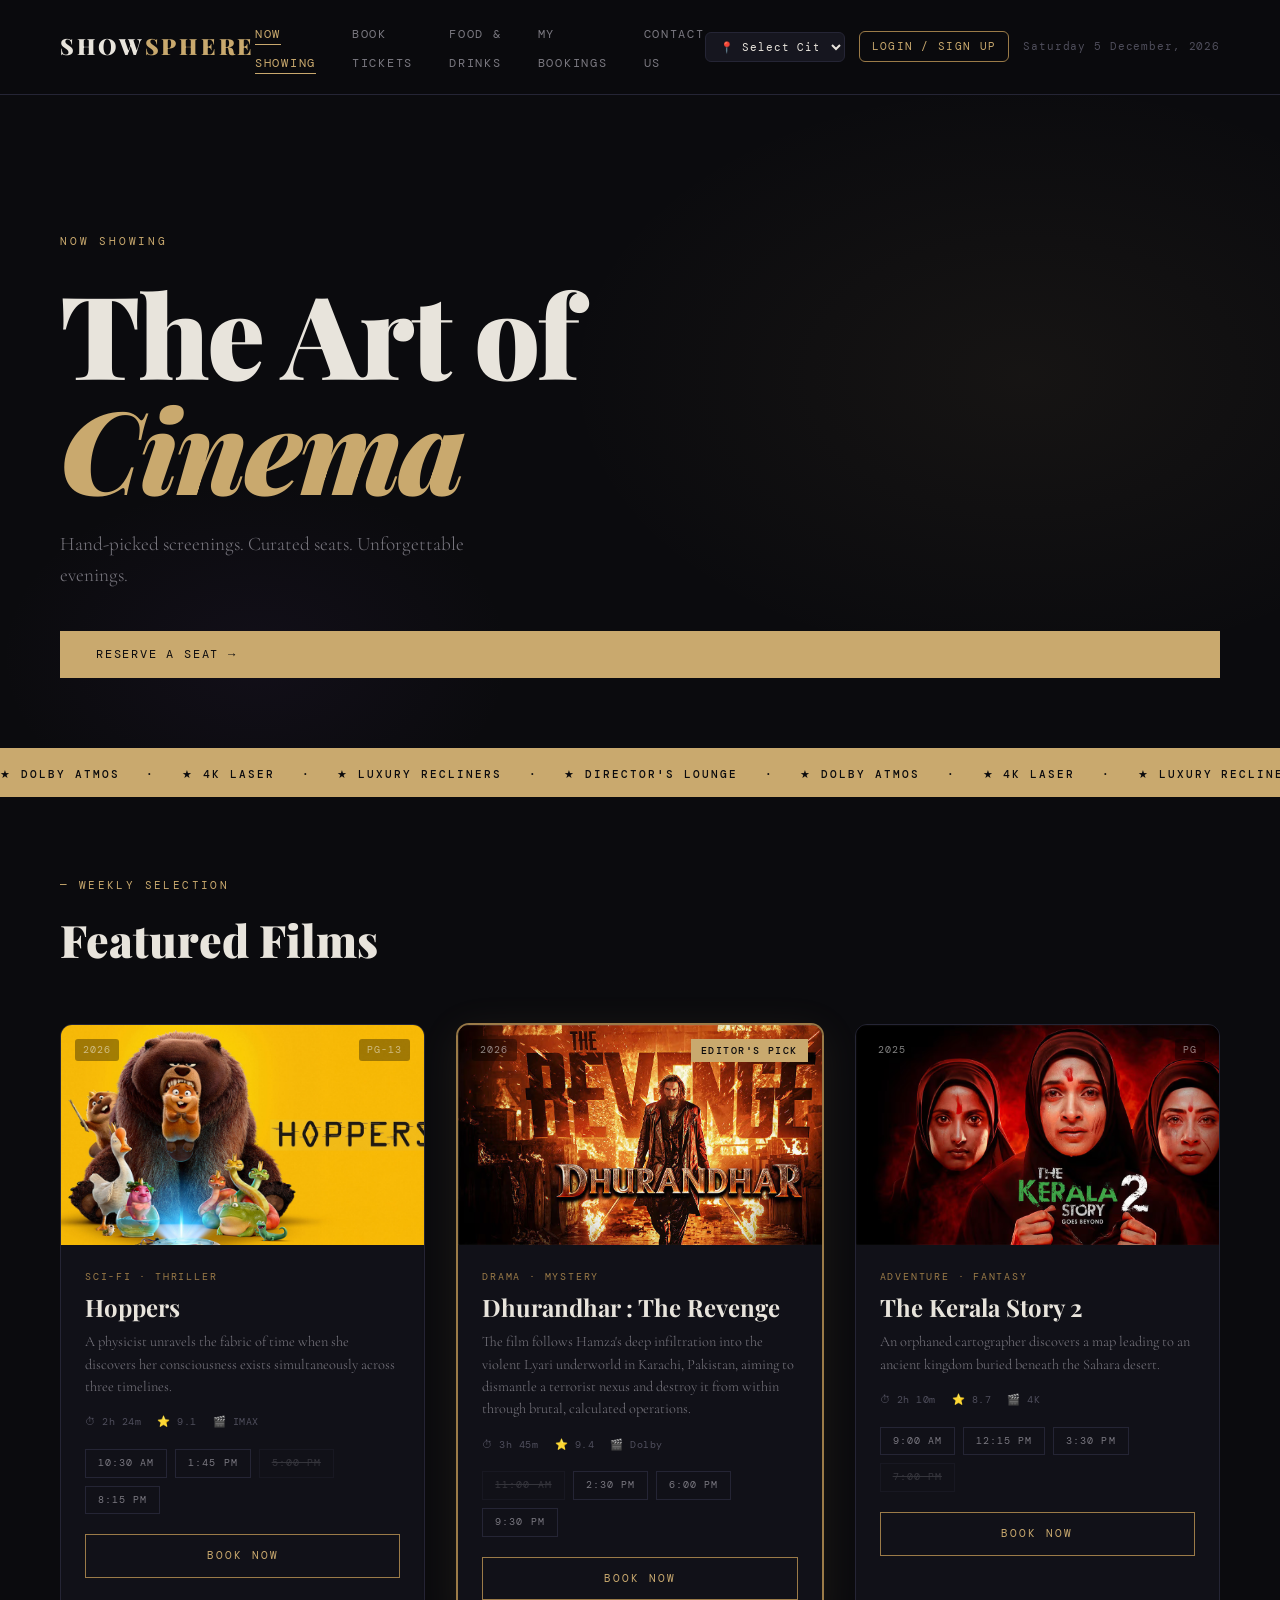
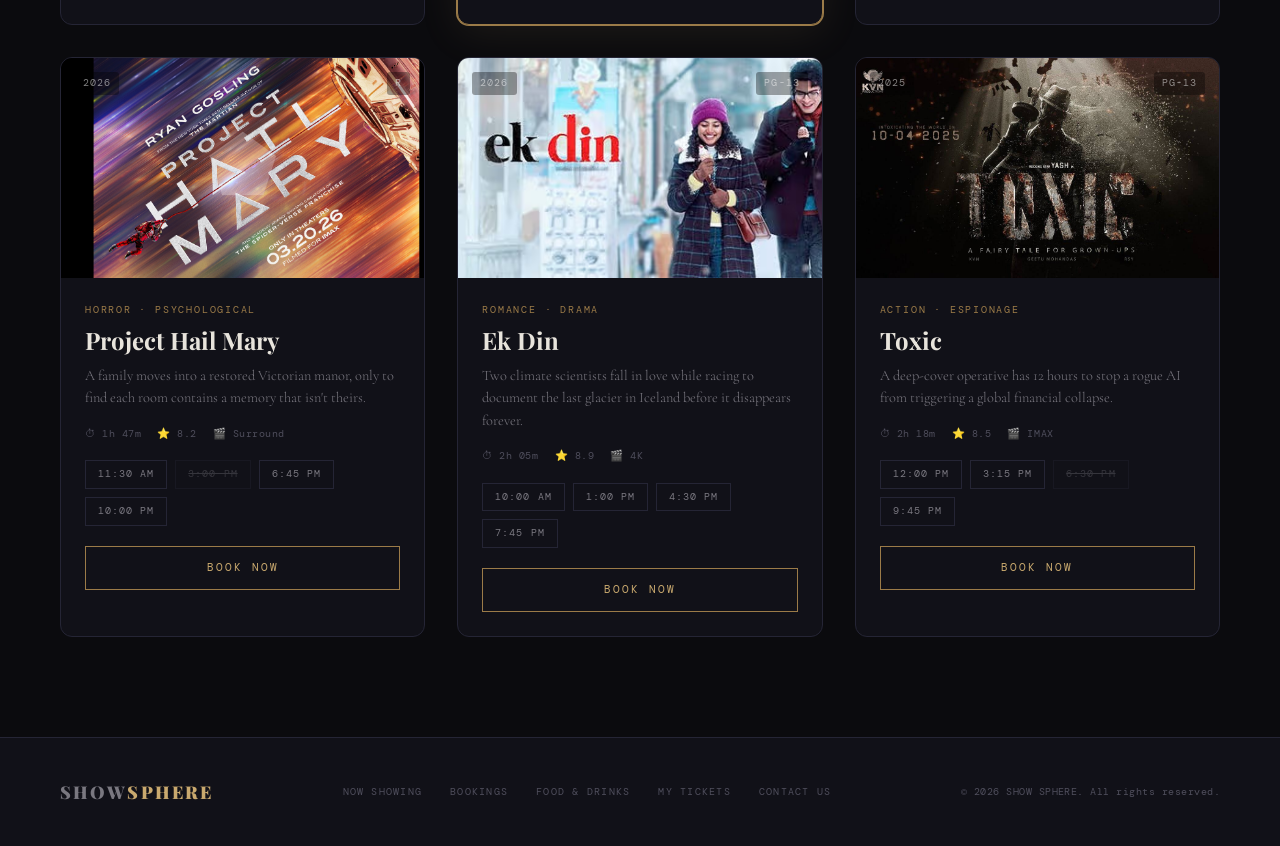
<file: index.html>
<!DOCTYPE html>
<html lang="en">

<head>
  <meta charset="UTF-8">
  <meta name="viewport" content="width=device-width, initial-scale=1.0">
  <title>SHOW SPHERE — Book Your Experience</title>
  <link rel="stylesheet" href="style.css">
  <link rel="preconnect" href="https://fonts.googleapis.com">
  <link
    href="https://fonts.googleapis.com/css2?family=Playfair+Display:ital,wght@0,400;0,700;0,900;1,400&family=DM+Mono:wght@300;400;500&family=Cormorant+Garamond:ital,wght@0,300;0,600;1,300&display=swap"
    rel="stylesheet">
</head>

<body>

  <!-- NAV -->
  <nav class="navbar">
    <div class="nav-brand">SHOW<span>SPHERE</span></div>
    <ul class="nav-links">
      <li><a href="index.html" class="active">Now Showing</a></li>
      <li><a href="booking.html">Book Tickets</a></li>
      <li><a href="food.html">Food &amp; Drinks</a></li>
      <li><a href="confirmation.html">My Bookings</a></li>
      <li><a href="contact.html">Contact Us</a></li>
    </ul>
    <div class="nav-right-group">
      <div class="location-selector-wrap">
        <select id="city-select" class="city-select-nav" title="Select your city">
          <option value="">📍 Select City</option>
        </select>
      </div>
      <a href="login.html" class="nav-login-btn" id="nav-login-link">Login / Sign Up</a>
      <span class="nav-user-greeting" id="nav-user-greeting" style="display:none"></span>
      <div class="nav-date" id="nav-date-el"></div>
    </div>
  </nav>

  <!-- HERO -->
  <!-- HERO -->
  <header class="hero">
    <div class="hero-label">NOW SHOWING</div>
    <h1 class="hero-title">The Art of<br><em>Cinema</em></h1>
    <p class="hero-sub">Hand-picked screenings. Curated seats. Unforgettable evenings.</p>
    <a href="booking.html" class="btn-primary">Reserve a Seat →</a>
    <div class="hero-ticker">
      <span>★ DOLBY ATMOS &nbsp;&nbsp;·&nbsp;&nbsp; ★ 4K LASER &nbsp;&nbsp;·&nbsp;&nbsp; ★ LUXURY RECLINERS
        &nbsp;&nbsp;·&nbsp;&nbsp; ★ DIRECTOR'S LOUNGE &nbsp;&nbsp;·&nbsp;&nbsp; ★ DOLBY ATMOS &nbsp;&nbsp;·&nbsp;&nbsp;
        ★ 4K LASER &nbsp;&nbsp;·&nbsp;&nbsp; ★ LUXURY RECLINERS &nbsp;&nbsp;·&nbsp;&nbsp;</span>
    </div>
  </header>

  <!-- MOVIES GRID -->
  <main class="main-content">
    <div class="section-header">
      <span class="section-tag">— WEEKLY SELECTION</span>
      <h2>Featured Films</h2>
    </div>

    <div class="movies-grid">

      <!-- MOVIE 1 -->
      <article class="movie-card">
        <div class="movie-poster" style="background-image: url(posters/hoppers2.jpg); background-size: cover;"">
          <div class=" poster-text">
          <span class="poster-year">2026</span>
          <span class="poster-rating">PG-13</span>
        </div>

    </div>
    <div class="movie-info">
      <div class="movie-genre">Sci-Fi · Thriller</div>
      <h3 class="movie-title">Hoppers</h3>
      <p class="movie-desc">A physicist unravels the fabric of time when she discovers her consciousness exists
        simultaneously across three timelines.</p>
      <div class="movie-meta">
        <span>⏱ 2h 24m</span>
        <span>⭐ 9.1</span>
        <span>🎬 IMAX</span>
      </div>
      <div class="movie-times">
        <span class="time-tag">10:30 AM</span>
        <span class="time-tag">1:45 PM</span>
        <span class="time-tag sold-out">5:00 PM</span>
        <span class="time-tag">8:15 PM</span>
      </div>
      <a href="booking.html?movie=echoes" class="btn-book">Book Now</a>
    </div>
    </article>

    <!-- MOVIE 2 -->
    <article class="movie-card featured">
      <div class="movie-poster" style="background-image: url(posters/Dhurandhar.avif); background-size: cover;">
        <div class="poster-text">
          <span class="poster-year">2026</span>
          <span class="poster-rating">R</span>
        </div>

        <div class="featured-badge">EDITOR'S PICK</div>
      </div>
      <div class="movie-info">
        <div class="movie-genre">Drama · Mystery</div>
        <h3 class="movie-title">Dhurandhar : The Revenge </h3>
        <p class="movie-desc">The film follows Hamza's deep infiltration into the violent Lyari underworld in Karachi,
          Pakistan, aiming to dismantle a terrorist nexus and destroy it from within through brutal, calculated
          operations.</p>
        <div class="movie-meta">
          <span>⏱ 3h 45m</span>
          <span>⭐ 9.4</span>
          <span>🎬 Dolby</span>
        </div>
        <div class="movie-times">
          <span class="time-tag sold-out">11:00 AM</span>
          <span class="time-tag">2:30 PM</span>
          <span class="time-tag">6:00 PM</span>
          <span class="time-tag">9:30 PM</span>
        </div>
        <a href="booking.html?movie=letter" class="btn-book">Book Now</a>
      </div>
    </article>

    <!-- MOVIE 3 -->
    <article class="movie-card">
      <div class="movie-poster" style="background-image: url(posters/thekeralastory.avif); background-size: cover;">
        <div class="poster-text">
          <span class="poster-year">2025</span>
          <span class="poster-rating">PG</span>
        </div>

      </div>
      <div class="movie-info">
        <div class="movie-genre">Adventure · Fantasy</div>
        <h3 class="movie-title">The Kerala Story 2</h3>
        <p class="movie-desc">An orphaned cartographer discovers a map leading to an ancient kingdom buried beneath
          the Sahara desert.</p>
        <div class="movie-meta">
          <span>⏱ 2h 10m</span>
          <span>⭐ 8.7</span>
          <span>🎬 4K</span>
        </div>
        <div class="movie-times">
          <span class="time-tag">9:00 AM</span>
          <span class="time-tag">12:15 PM</span>
          <span class="time-tag">3:30 PM</span>
          <span class="time-tag sold-out">7:00 PM</span>
        </div>
        <a href="booking.html?movie=crown" class="btn-book">Book Now</a>
      </div>
    </article>

    <!-- MOVIE 4 -->
    <article class="movie-card">
      <div class="movie-poster" style="background-image: url(posters/hailmary2.webp); background-size: cover;">
        <div class="poster-text">
          <span class="poster-year">2026</span>
          <span class="poster-rating">R</span>
        </div>
        <div class="poster-art">⬟</div>
      </div>
      <div class="movie-info">
        <div class="movie-genre">Horror · Psychological</div>
        <h3 class="movie-title">Project Hail Mary</h3>
        <p class="movie-desc">A family moves into a restored Victorian manor, only to find each room contains a memory
          that isn't theirs.</p>
        <div class="movie-meta">
          <span>⏱ 1h 47m</span>
          <span>⭐ 8.2</span>
          <span>🎬 Surround</span>
        </div>
        <div class="movie-times">
          <span class="time-tag">11:30 AM</span>
          <span class="time-tag sold-out">3:00 PM</span>
          <span class="time-tag">6:45 PM</span>
          <span class="time-tag">10:00 PM</span>
        </div>
        <a href="booking.html?movie=hollow" class="btn-book">Book Now</a>
      </div>
    </article>

    <!-- MOVIE 5 -->
    <article class="movie-card">
      <div class="movie-poster" style="background-image: url(posters/ekdin.avif); background-size: cover;">
        <div class="poster-text">
          <span class="poster-year">2026</span>
          <span class="poster-rating">PG-13</span>
        </div>

      </div>
      <div class="movie-info">
        <div class="movie-genre">Romance · Drama</div>
        <h3 class="movie-title">Ek Din</h3>
        <p class="movie-desc">Two climate scientists fall in love while racing to document the last glacier in Iceland
          before it disappears forever.</p>
        <div class="movie-meta">
          <span>⏱ 2h 05m</span>
          <span>⭐ 8.9</span>
          <span>🎬 4K</span>
        </div>
        <div class="movie-times">
          <span class="time-tag">10:00 AM</span>
          <span class="time-tag">1:00 PM</span>
          <span class="time-tag">4:30 PM</span>
          <span class="time-tag">7:45 PM</span>
        </div>
        <a href="booking.html?movie=seasons" class="btn-book">Book Now</a>
      </div>
    </article>

    <!-- MOVIE 6 -->
    <article class="movie-card">
      <div class="movie-poster" style="background-image: url(posters/toxic.jpg); background-size: cover;">
        <div class="poster-text">
          <span class="poster-year">2025</span>
          <span class="poster-rating">PG-13</span>
        </div>

      </div>
      <div class="movie-info">
        <div class="movie-genre">Action · Espionage</div>
        <h3 class="movie-title">Toxic</h3>
        <p class="movie-desc">A deep-cover operative has 12 hours to stop a rogue AI from triggering a global
          financial collapse.</p>
        <div class="movie-meta">
          <span>⏱ 2h 18m</span>
          <span>⭐ 8.5</span>
          <span>🎬 IMAX</span>
        </div>
        <div class="movie-times">
          <span class="time-tag">12:00 PM</span>
          <span class="time-tag">3:15 PM</span>
          <span class="time-tag sold-out">6:30 PM</span>
          <span class="time-tag">9:45 PM</span>
        </div>
        <a href="booking.html?movie=midnight" class="btn-book">Book Now</a>
      </div>
    </article>

    </div>
  </main>

  <!-- FOOTER -->
  <footer class="footer">
    <div class="footer-brand">SHOW<span>SPHERE</span></div>
    <div class="footer-links">
      <a href="index.html">Now Showing</a>
      <a href="booking.html">Bookings</a>
      <a href="food.html">Food &amp; Drinks</a>
      <a href="confirmation.html">My Tickets</a>
      <a href="contact.html">Contact Us</a>
    </div>
    <div class="footer-copy">© 2026 SHOW SPHERE. All rights reserved.</div>
  </footer>

</body>
<script src="shared.js"></script>
<script src="index (1).js"></script>
</html>
</file>
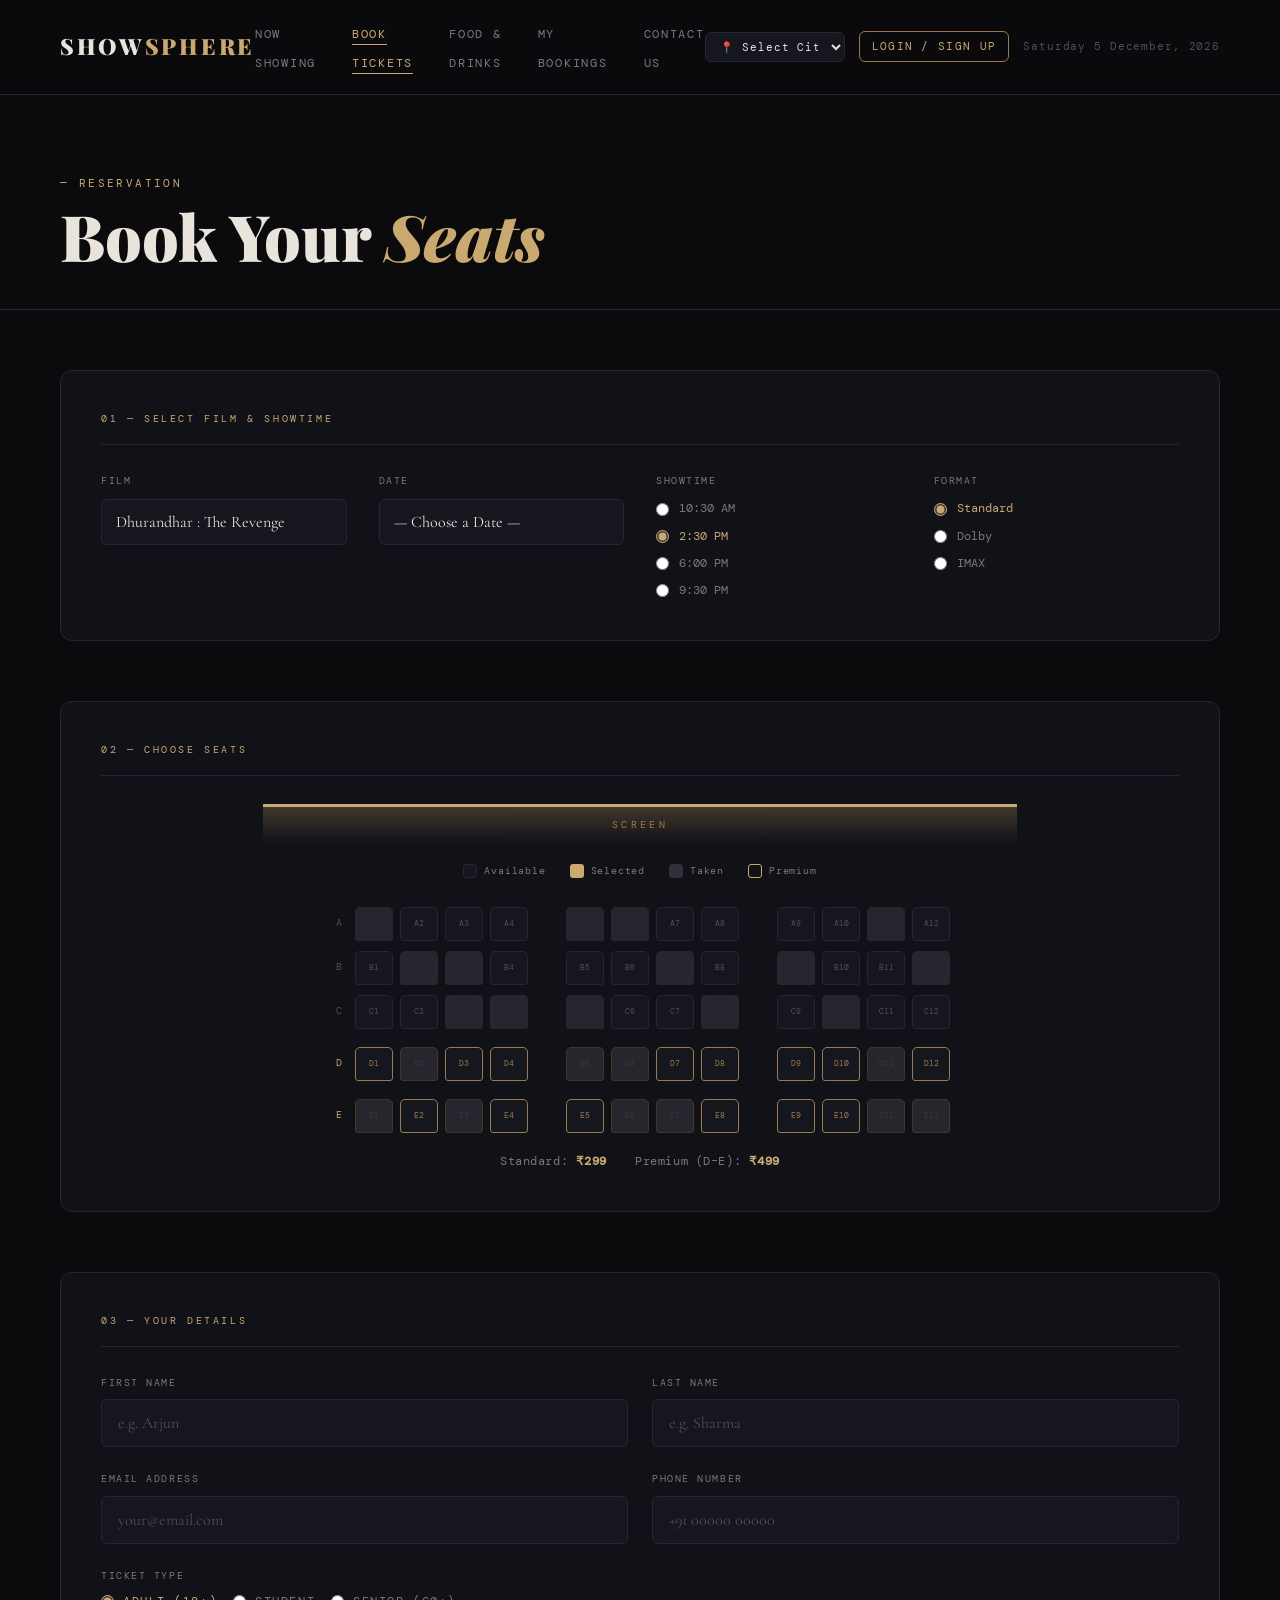
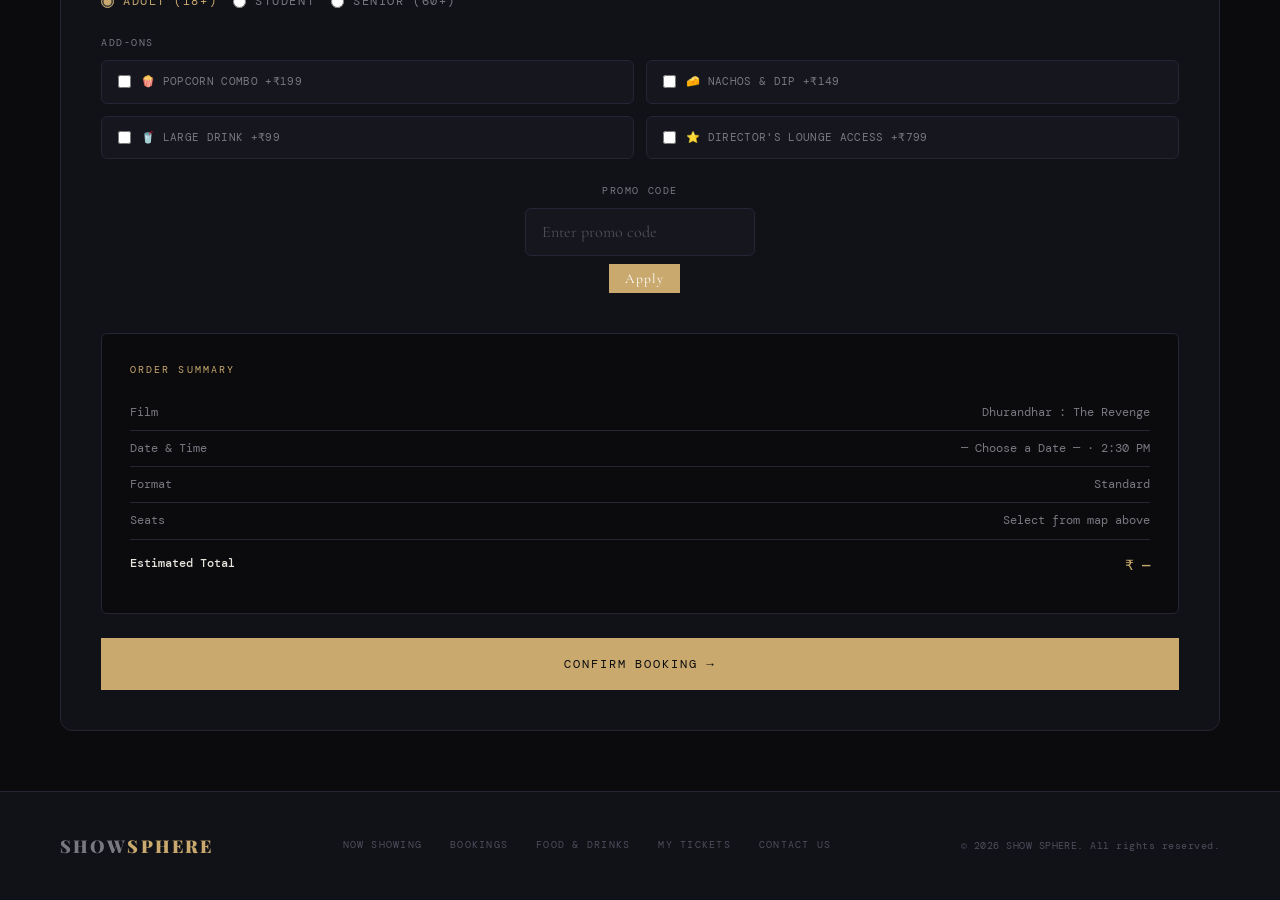
<file: booking.html>
<!DOCTYPE html>
<html lang="en">

<head>
  <meta charset="UTF-8">
  <meta name="viewport" content="width=device-width, initial-scale=1.0">
  <title>SHOW SPHERE — Book Tickets</title>
  <link rel="stylesheet" href="style.css">
  <link rel="preconnect" href="https://fonts.googleapis.com">
  <link
    href="https://fonts.googleapis.com/css2?family=Playfair+Display:ital,wght@0,400;0,700;0,900;1,400&family=DM+Mono:wght@300;400;500&family=Cormorant+Garamond:ital,wght@0,300;0,600;1,300&display=swap"
    rel="stylesheet">
</head>

<body>

  <!-- NAV -->
  <nav class="navbar">
    <div class="nav-brand">SHOW<span>SPHERE</span></div>
    <ul class="nav-links">
      <li><a href="index.html">Now Showing</a></li>
      <li><a href="booking.html" class="active">Book Tickets</a></li>
      <li><a href="food.html">Food &amp; Drinks</a></li>
      <li><a href="confirmation.html">My Bookings</a></li>
      <li><a href="contact.html">Contact Us</a></li>
    </ul>
    <div class="nav-right-group">
      <div class="location-selector-wrap">
        <select id="city-select" class="city-select-nav" title="Select your city">
          <option value="">📍 Select City</option>
        </select>
      </div>
      <a href="login.html" class="nav-login-btn" id="nav-login-link">Login / Sign Up</a>
      <span class="nav-user-greeting" id="nav-user-greeting" style="display:none"></span>
      <div class="nav-date" id="nav-date-el"></div>
    </div>
  </nav>

  <!-- PAGE HEADER -->
  <div class="page-header">
    <span class="section-tag">— RESERVATION</span>
    <h1>Book Your <em>Seats</em></h1>
  </div>

  <main class="booking-main">

    <!-- STEP 1: SELECT MOVIE & SHOW -->
    <section class="booking-section">
      <div class="step-label">01 — SELECT FILM &amp; SHOWTIME</div>

      <div class="select-row">
        <div class="field-group">
          <label class="field-label" for="movie-select">Film</label>
          <select id="movie-select" class="styled-select" name="movie">
            <option value="">— Choose a Film —</option>
            <option value="echoes">Hoppers</option>
            <option value="letter" selected>Dhurandhar : The Revenge </option>
            <option value="crown">The Kerala Story 2</option>
            <option value="hollow">Project Hail Mary</option>
            <option value="seasons">Ek Din</option>
            <option value="midnight">Toxic</option>
          </select>
        </div>

        <div class="field-group">
          <label class="field-label" for="date-select">Date</label>
          <select id="date-select" class="styled-select" name="date">
            <option value="">— Choose a Date —</option>
            <option value="mar31">May 30, 2026 (Today)</option>
            <option value="apr01">May 31, 2026</option>
            <option value="apr02">June 01, 2026</option>
            <option value="apr03">June 02, 2026</option>
            <option value="apr04">June 03, 2026</option>
          </select>
        </div>

        <div class="field-group">
          <label class="field-label">Showtime</label>
          <div class="time-radio-group">
            <label class="time-radio"><input type="radio" name="showtime" value="1030"><span>10:30 AM</span></label>
            <label class="time-radio"><input type="radio" name="showtime" value="1400" checked><span>2:30
                PM</span></label>
            <label class="time-radio"><input type="radio" name="showtime" value="1800"><span>6:00 PM</span></label>
            <label class="time-radio"><input type="radio" name="showtime" value="2130"><span>9:30 PM</span></label>
          </div>
        </div>

        <div class="field-group">
          <label class="field-label">Format</label>
          <div class="time-radio-group">
            <label class="time-radio"><input type="radio" name="format" value="standard"
                checked><span>Standard</span></label>
            <label class="time-radio"><input type="radio" name="format" value="dolby"><span>Dolby</span></label>
            <label class="time-radio"><input type="radio" name="format" value="imax"><span>IMAX</span></label>
          </div>
        </div>
      </div>
    </section>

    <!-- STEP 2: CHOOSE SEATS -->
    <section class="booking-section">
      <div class="step-label">02 — CHOOSE SEATS</div>

      <div class="screen-wrapper">
        <div class="screen-bar">SCREEN</div>
      </div>

      <div class="seat-legend">
        <span class="legend-item"><span class="legend-dot available"></span> Available</span>
        <span class="legend-item"><span class="legend-dot selected"></span> Selected</span>
        <span class="legend-item"><span class="legend-dot taken"></span> Taken</span>
        <span class="legend-item"><span class="legend-dot premium"></span> Premium</span>
      </div>

      <div class="seat-map">
        <!-- ROW A -->
        <div class="seat-row">
          <span class="row-label">A</span>
          <label class="seat taken"><input type="checkbox" disabled><span>A1</span></label>
          <label class="seat"><input type="checkbox" name="seat" value="A2"><span>A2</span></label>
          <label class="seat"><input type="checkbox" name="seat" value="A3"><span>A3</span></label>
          <label class="seat"><input type="checkbox" name="seat" value="A4"><span>A4</span></label>
          <div class="aisle"></div>
          <label class="seat taken"><input type="checkbox" disabled><span>A5</span></label>
          <label class="seat taken"><input type="checkbox" disabled><span>A6</span></label>
          <label class="seat"><input type="checkbox" name="seat" value="A7"><span>A7</span></label>
          <label class="seat"><input type="checkbox" name="seat" value="A8"><span>A8</span></label>
          <div class="aisle"></div>
          <label class="seat"><input type="checkbox" name="seat" value="A9"><span>A9</span></label>
          <label class="seat"><input type="checkbox" name="seat" value="A10"><span>A10</span></label>
          <label class="seat taken"><input type="checkbox" disabled><span>A11</span></label>
          <label class="seat"><input type="checkbox" name="seat" value="A12"><span>A12</span></label>
        </div>

        <!-- ROW B -->
        <div class="seat-row">
          <span class="row-label">B</span>
          <label class="seat"><input type="checkbox" name="seat" value="B1"><span>B1</span></label>
          <label class="seat taken"><input type="checkbox" disabled><span>B2</span></label>
          <label class="seat taken"><input type="checkbox" disabled><span>B3</span></label>
          <label class="seat"><input type="checkbox" name="seat" value="B4"><span>B4</span></label>
          <div class="aisle"></div>
          <label class="seat"><input type="checkbox" name="seat" value="B5"><span>B5</span></label>
          <label class="seat"><input type="checkbox" name="seat" value="B6"><span>B6</span></label>
          <label class="seat taken"><input type="checkbox" disabled><span>B7</span></label>
          <label class="seat"><input type="checkbox" name="seat" value="B8"><span>B8</span></label>
          <div class="aisle"></div>
          <label class="seat taken"><input type="checkbox" disabled><span>B9</span></label>
          <label class="seat"><input type="checkbox" name="seat" value="B10"><span>B10</span></label>
          <label class="seat"><input type="checkbox" name="seat" value="B11"><span>B11</span></label>
          <label class="seat taken"><input type="checkbox" disabled><span>B12</span></label>
        </div>

        <!-- ROW C -->
        <div class="seat-row">
          <span class="row-label">C</span>
          <label class="seat"><input type="checkbox" name="seat" value="C1"><span>C1</span></label>
          <label class="seat"><input type="checkbox" name="seat" value="C2"><span>C2</span></label>
          <label class="seat taken"><input type="checkbox" disabled><span>C3</span></label>
          <label class="seat taken"><input type="checkbox" disabled><span>C4</span></label>
          <div class="aisle"></div>
          <label class="seat taken"><input type="checkbox" disabled><span>C5</span></label>
          <label class="seat"><input type="checkbox" name="seat" value="C6"><span>C6</span></label>
          <label class="seat"><input type="checkbox" name="seat" value="C7"><span>C7</span></label>
          <label class="seat taken"><input type="checkbox" disabled><span>C8</span></label>
          <div class="aisle"></div>
          <label class="seat"><input type="checkbox" name="seat" value="C9"><span>C9</span></label>
          <label class="seat taken"><input type="checkbox" disabled><span>C10</span></label>
          <label class="seat"><input type="checkbox" name="seat" value="C11"><span>C11</span></label>
          <label class="seat"><input type="checkbox" name="seat" value="C12"><span>C12</span></label>
        </div>

        <!-- ROW D — PREMIUM -->
        <div class="seat-row premium-row">
          <span class="row-label gold">D</span>
          <label class="seat premium"><input type="checkbox" name="seat" value="D1"><span>D1</span></label>
          <label class="seat premium taken"><input type="checkbox" disabled><span>D2</span></label>
          <label class="seat premium"><input type="checkbox" name="seat" value="D3"><span>D3</span></label>
          <label class="seat premium"><input type="checkbox" name="seat" value="D4"><span>D4</span></label>
          <div class="aisle"></div>
          <label class="seat premium taken"><input type="checkbox" disabled><span>D5</span></label>
          <label class="seat premium taken"><input type="checkbox" disabled><span>D6</span></label>
          <label class="seat premium"><input type="checkbox" name="seat" value="D7"><span>D7</span></label>
          <label class="seat premium"><input type="checkbox" name="seat" value="D8"><span>D8</span></label>
          <div class="aisle"></div>
          <label class="seat premium"><input type="checkbox" name="seat" value="D9"><span>D9</span></label>
          <label class="seat premium"><input type="checkbox" name="seat" value="D10"><span>D10</span></label>
          <label class="seat premium taken"><input type="checkbox" disabled><span>D11</span></label>
          <label class="seat premium"><input type="checkbox" name="seat" value="D12"><span>D12</span></label>
        </div>

        <!-- ROW E — PREMIUM -->
        <div class="seat-row premium-row">
          <span class="row-label gold">E</span>
          <label class="seat premium taken"><input type="checkbox" disabled><span>E1</span></label>
          <label class="seat premium"><input type="checkbox" name="seat" value="E2"><span>E2</span></label>
          <label class="seat premium taken"><input type="checkbox" disabled><span>E3</span></label>
          <label class="seat premium"><input type="checkbox" name="seat" value="E4"><span>E4</span></label>
          <div class="aisle"></div>
          <label class="seat premium"><input type="checkbox" name="seat" value="E5"><span>E5</span></label>
          <label class="seat premium taken"><input type="checkbox" disabled><span>E6</span></label>
          <label class="seat premium taken"><input type="checkbox" disabled><span>E7</span></label>
          <label class="seat premium"><input type="checkbox" name="seat" value="E8"><span>E8</span></label>
          <div class="aisle"></div>
          <label class="seat premium"><input type="checkbox" name="seat" value="E9"><span>E9</span></label>
          <label class="seat premium"><input type="checkbox" name="seat" value="E10"><span>E10</span></label>
          <label class="seat premium taken"><input type="checkbox" disabled><span>E11</span></label>
          <label class="seat premium taken"><input type="checkbox" disabled><span>E12</span></label>
        </div>
      </div>

      <div class="pricing-info">
        <span>Standard: <strong>₹299</strong></span>
        <span>Premium (D–E): <strong>₹499</strong></span>
      </div>
    </section>

    <!-- STEP 3: PERSONAL DETAILS -->
    <section class="booking-section">
      <div class="step-label">03 — YOUR DETAILS</div>

      <form class="booking-form" action="confirmation.html" method="get">
        <div class="form-row">
          <div class="form-field">
            <label for="fname">First Name</label>
            <input type="text" id="fname" name="fname" placeholder="e.g. Arjun" required>
          </div>
          <div class="form-field">
            <label for="lname">Last Name</label>
            <input type="text" id="lname" name="lname" placeholder="e.g. Sharma" required>
          </div>
        </div>

        <div class="form-row">
          <div class="form-field">
            <label for="email">Email Address</label>
            <input type="email" id="email" name="email" placeholder="your@email.com" required>
          </div>
          <div class="form-field">
            <label for="phone">Phone Number</label>
            <input type="tel" id="phone" name="phone" placeholder="+91 00000 00000" required>
          </div>
        </div>

        <div class="form-row">
          <div class="form-field full">
            <label>Ticket Type</label>
            <div class="ticket-type-group">
              <label class="ticket-type-radio">
                <input type="radio" name="tickettype" value="adult" checked>
                <span>Adult (18+)</span>
              </label>
              <label class="ticket-type-radio">
                <input type="radio" name="tickettype" value="student">
                <span>Student</span>
              </label>
              <label class="ticket-type-radio">
                <input type="radio" name="tickettype" value="senior">
                <span>Senior (60+)</span>
              </label>
            </div>
          </div>
        </div>

        <div class="form-row">
          <div class="form-field full">
            <label>Add-ons</label>
            <div class="addon-group">
              <label class="addon-check">
                <input type="checkbox" name="addon" value="popcorn">
                <span>🍿 Popcorn Combo +₹199</span>
              </label>
              <label class="addon-check">
                <input type="checkbox" name="addon" value="nachos">
                <span>🧀 Nachos &amp; Dip +₹149</span>
              </label>
              <label class="addon-check">
                <input type="checkbox" name="addon" value="drink">
                <span>🥤 Large Drink +₹99</span>
              </label>
              <label class="addon-check">
                <input type="checkbox" name="addon" value="vip">
                <span>⭐ Director's Lounge Access +₹799</span>
              </label>
            </div>
          </div>
        </div>

        <div class="form-row">
          <div class="form-field full">
            <label for="promo">Promo Code</label>
            <input type="text" id="promo" name="promo" placeholder="Enter promo code">
          </div>
        </div>

        <div class="order-summary">
          <div class="summary-title">Order Summary</div>
          <div class="summary-row"><span>Film</span><span>Dhurandhar : The Revenge </span></div>
          <div class="summary-row"><span>Date &amp; Time</span><span>Apr 1, 2026 · 2:30 PM</span></div>
          <div class="summary-row"><span>Format</span><span>Dolby Atmos</span></div>
          <div class="summary-row"><span>Seats</span><span>Select from map above</span></div>
          <div class="summary-row total"><span>Estimated Total</span><span>₹ —</span></div>
        </div>

        <button type="submit" class="btn-primary btn-confirm">Confirm Booking →</button>
      </form>
    </section>

  </main>

  <!-- FOOTER -->
  <footer class="footer">
    <div class="footer-brand">SHOW<span>SPHERE</span></div>
    <div class="footer-links">
      <a href="index.html">Now Showing</a>
      <a href="booking.html">Bookings</a>
      <a href="food.html">Food &amp; Drinks</a>
      <a href="confirmation.html">My Tickets</a>
      <a href="contact.html">Contact Us</a>
    </div>
    <div class="footer-copy">© 2026 SHOW SPHERE. All rights reserved.</div>
  </footer>

</body>
<script src="shared.js"></script>
<script src="booking (1).js"></script>
</html>
</file>
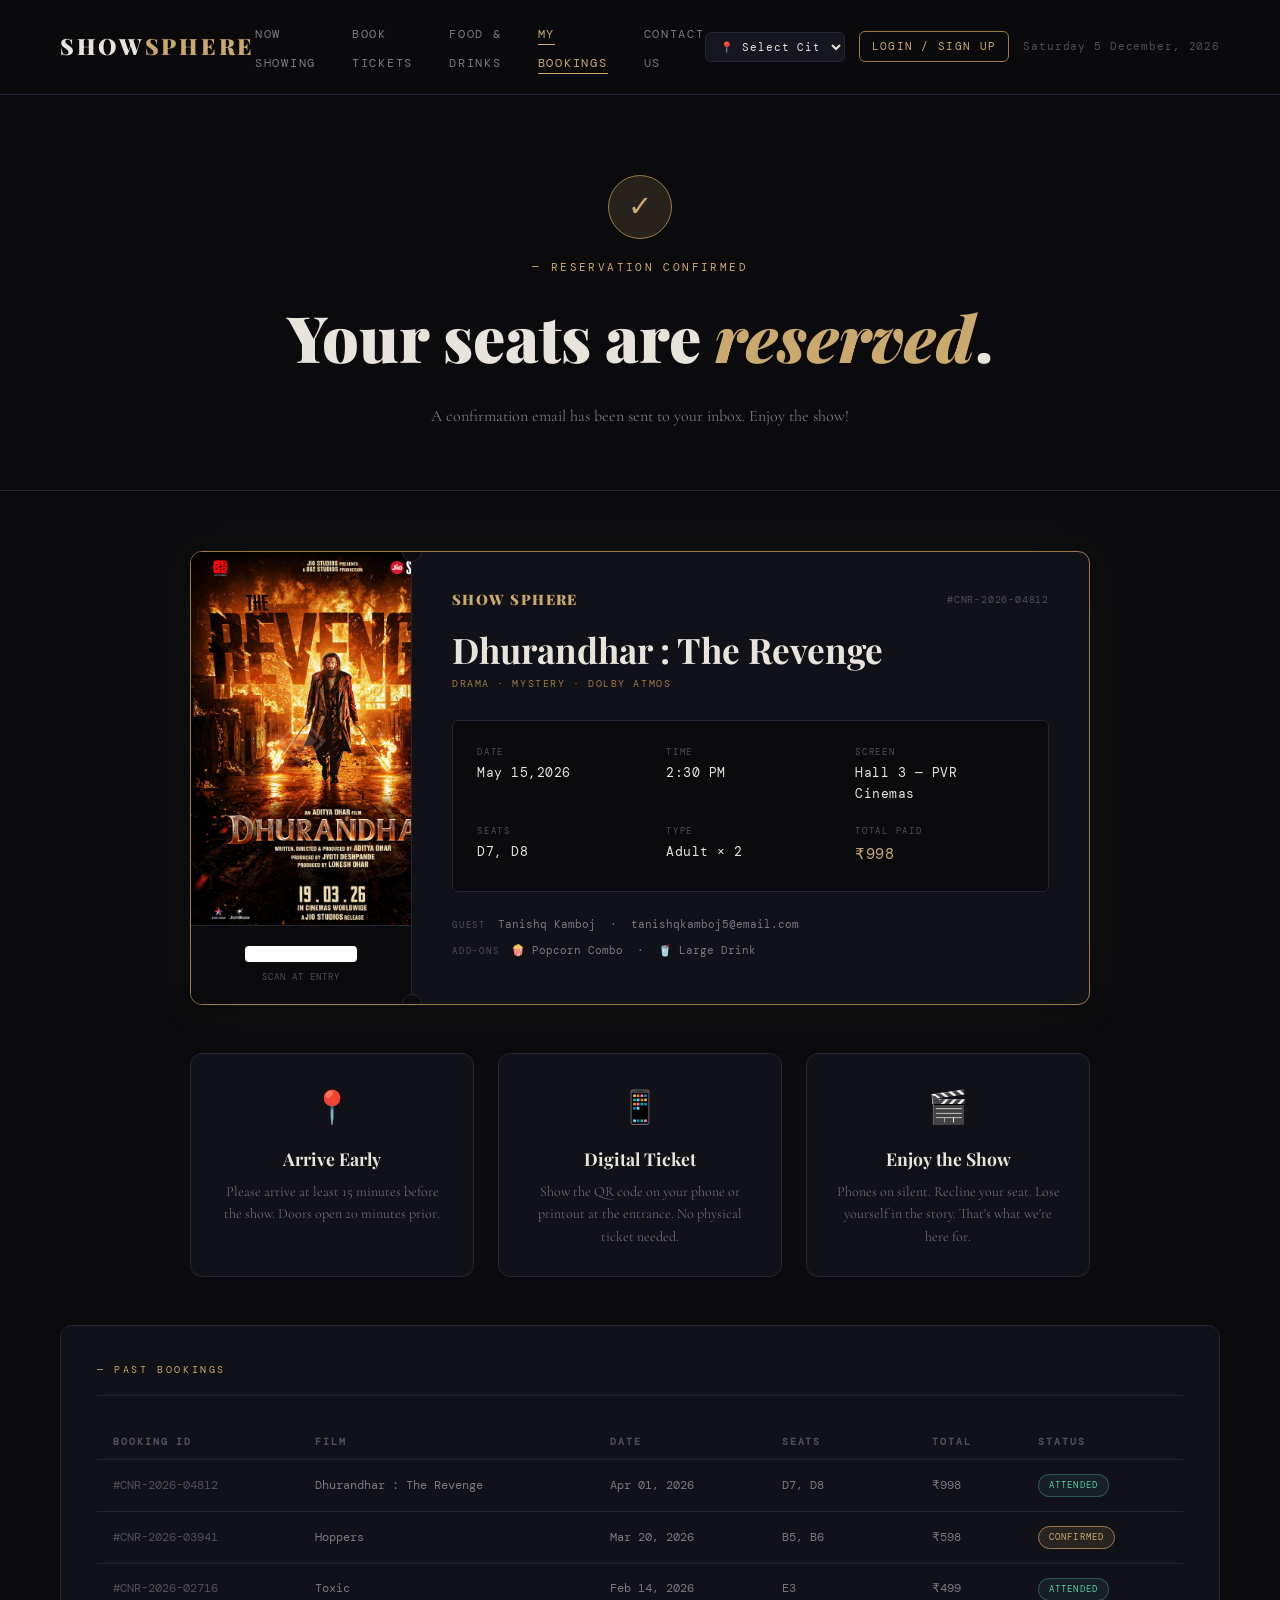
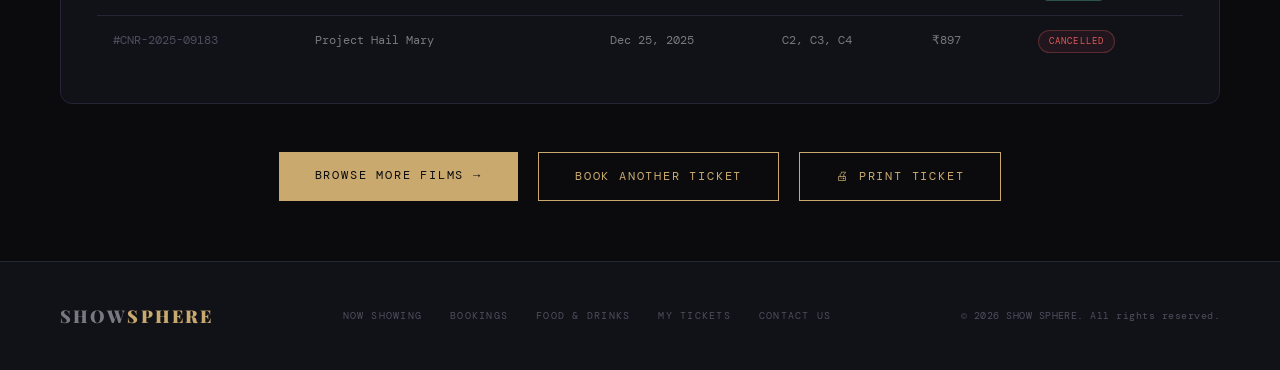
<file: confirmation.html>
<!DOCTYPE html>
<html lang="en">

<head>
  <meta charset="UTF-8">
  <meta name="viewport" content="width=device-width, initial-scale=1.0">
  <title>CINÉMA SPHERE — Booking Confirmed</title>
  <link rel="stylesheet" href="style.css">
  <link rel="preconnect" href="https://fonts.googleapis.com">
  <link
    href="https://fonts.googleapis.com/css2?family=Playfair+Display:ital,wght@0,400;0,700;0,900;1,400&family=DM+Mono:wght@300;400;500&family=Cormorant+Garamond:ital,wght@0,300;0,600;1,300&display=swap"
    rel="stylesheet">
</head>

<body>

  <!-- NAV -->
  <nav class="navbar">
    <div class="nav-brand">SHOW<span>SPHERE</span></div>
    <ul class="nav-links">
      <li><a href="index.html">Now Showing</a></li>
      <li><a href="booking.html">Book Tickets</a></li>
      <li><a href="food.html">Food &amp; Drinks</a></li>
      <li><a href="confirmation.html"  class="active">My Bookings</a></li>
      <li><a href="contact.html">Contact Us</a></li>
    </ul>
    <div class="nav-right-group">
      <div class="location-selector-wrap">
        <select id="city-select" class="city-select-nav" title="Select your city">
          <option value="">📍 Select City</option>
        </select>
      </div>
      <a href="login.html" class="nav-login-btn" id="nav-login-link">Login / Sign Up</a>
      <span class="nav-user-greeting" id="nav-user-greeting" style="display:none"></span>
      <div class="nav-date" id="nav-date-el"></div>
    </div>
  </nav>

  <!-- CONFIRMATION HERO -->
  <div class="confirm-hero">
    <div class="confirm-icon">✓</div>
    <span class="section-tag">— RESERVATION CONFIRMED</span>
    <h1>Your seats are <em>reserved</em>.</h1>
    <p>A confirmation email has been sent to your inbox. Enjoy the show!</p>
  </div>

  <main class="confirm-main">

    <!-- TICKET CARD -->
    <div class="ticket-card">
      <div class="ticket-left" style="display: flex; justify-content: center; overflow: hidden;">
        <div class="ticket-movie-art"
          style="background-image: URL(posters/dhurandar2.jpg); background-size: cover; width : 100% ; height: auto;">
          <span class="ticket-art-symbol">◈</span>
        </div>
        <div class="ticket-qr">
          <div class="qr-box">
            <div class="qr-inner">
              <!-- CSS-only QR-like pattern -->
              
            </div>
          </div>
          <div class="qr-label">SCAN AT ENTRY</div>
        </div>
      </div>

      <div class="ticket-divider">
        <div class="divider-circle top"></div>
        <div class="divider-line"></div>
        <div class="divider-circle bottom"></div>
      </div>

      <div class="ticket-right">
        <div class="ticket-header">
          <span class="ticket-cinema">SHOW SPHERE</span>
          <span class="ticket-number">#CNR-2026-04812</span>
        </div>
        <h2 class="ticket-title">Dhurandhar : The Revenge </h2>
        <div class="ticket-genre">Drama · Mystery · Dolby Atmos</div>

        <div class="ticket-details-grid">
          <div class="ticket-detail">
            <span class="detail-label">DATE</span>
            <span class="detail-value">May 15,2026</span>
          </div>
          <div class="ticket-detail">
            <span class="detail-label">TIME</span>
            <span class="detail-value">2:30 PM</span>
          </div>
          <div class="ticket-detail">
            <span class="detail-label">SCREEN</span>
            <span class="detail-value">Hall 3 — PVR Cinemas</span>
          </div>
          <div class="ticket-detail">
            <span class="detail-label">SEATS</span>
            <span class="detail-value">D7, D8</span>
          </div>
          <div class="ticket-detail">
            <span class="detail-label">TYPE</span>
            <span class="detail-value">Adult × 2</span>
          </div>
          <div class="ticket-detail">
            <span class="detail-label">TOTAL PAID</span>
            <span class="detail-value gold">₹998</span>
          </div>
        </div>

        <div class="ticket-guest">
          <span class="detail-label">GUEST</span>
          <span>Tanishq Kamboj &nbsp;·&nbsp; tanishqkamboj5@email.com</span>
        </div>

        <div class="ticket-addons">
          <span class="detail-label">ADD-ONS</span>
          <span>🍿 Popcorn Combo &nbsp;·&nbsp; 🥤 Large Drink</span>
        </div>
      </div>
    </div>

    <!-- FOOD ORDER BILL -->
    <div class="food-bill-section" id="food-bill-section" style="display:none;">
      <div class="step-label">— FOOD &amp; DRINKS ORDER</div>
      <div class="food-bill-card">
        <div class="food-bill-header">
          <span class="food-bill-icon">🍽</span>
          <div>
            <h3 class="food-bill-title">Lounge Order Receipt</h3>
            <p class="food-bill-sub">Items will be delivered to your seat before the show</p>
          </div>
        </div>
        <div class="food-bill-items" id="food-bill-items">
          <!-- Populated by JS -->
        </div>
        <div class="food-bill-totals">
          <div class="food-bill-row"><span>Subtotal</span><span id="food-bill-subtotal">—</span></div>
          <div class="food-bill-row"><span>Service Charge (5%)</span><span id="food-bill-service">—</span></div>
          <div class="food-bill-row food-bill-total-row"><span>Total</span><span id="food-bill-total" class="gold">—</span></div>
        </div>
      </div>
    </div>

    <!-- INSTRUCTIONS -->
    <div class="instructions-row">
      <div class="instruction-card">
        <div class="instr-icon">📍</div>
        <h4>Arrive Early</h4>
        <p>Please arrive at least 15 minutes before the show. Doors open 20 minutes prior.</p>
      </div>
      <div class="instruction-card">
        <div class="instr-icon">📱</div>
        <h4>Digital Ticket</h4>
        <p>Show the QR code on your phone or printout at the entrance. No physical ticket needed.</p>
      </div>
      <div class="instruction-card">
        <div class="instr-icon">🎬</div>
        <h4>Enjoy the Show</h4>
        <p>Phones on silent. Recline your seat. Lose yourself in the story. That's what we're here for.</p>
      </div>
    </div>

    <!-- PAST BOOKINGS -->
    <section class="past-bookings">
      <div class="step-label">— PAST BOOKINGS</div>
      <table class="bookings-table">
        <thead>
          <tr>
            <th>Booking ID</th>
            <th>Film</th>
            <th>Date</th>
            <th>Seats</th>
            <th>Total</th>
            <th>Status</th>
          </tr>
        </thead>
        <tbody>
          <tr>
            <td class="mono">#CNR-2026-04812</td>
            <td>Dhurandhar : The Revenge </td>
            <td>Apr 01, 2026</td>
            <td>D7, D8</td>
            <td>₹998</td>
            <td><span class="status attended">Attended</span></td>
          </tr>
          <tr>
            <td class="mono">#CNR-2026-03941</td>
            <td>Hoppers</td>
            <td>Mar 20, 2026</td>
            <td>B5, B6</td>
            <td>₹598</td>
            <td><span class="status confirmed">Confirmed</span></td>
          </tr>
          <tr>
            <td class="mono">#CNR-2026-02716</td>
            <td>Toxic</td>
            <td>Feb 14, 2026</td>
            <td>E3</td>
            <td>₹499</td>
            <td><span class="status attended">Attended</span></td>
          </tr>
          <tr>
            <td class="mono">#CNR-2025-09183</td>
            <td>Project Hail Mary</td>
            <td>Dec 25, 2025</td>
            <td>C2, C3, C4</td>
            <td>₹897</td>
            <td><span class="status cancelled">Cancelled</span></td>
          </tr>
        </tbody>
      </table>
    </section>

    <div class="cta-row">
      <a href="index.html" class="btn-primary">Browse More Films →</a>
      <a href="booking.html" class="btn-outline">Book Another Ticket</a>
    </div>

  </main>

  <!-- FOOTER -->
  <footer class="footer">
    <div class="footer-brand">SHOW<span>SPHERE</span></div>
    <div class="footer-links">
      <a href="index.html">Now Showing</a>
      <a href="booking.html">Bookings</a>
      <a href="food.html">Food &amp; Drinks</a>
      <a href="confirmation.html">My Tickets</a>
      <a href="contact.html">Contact Us</a>
    </div>
    <div class="footer-copy">© 2026 SHOW SPHERE. All rights reserved.</div>
  </footer>

</body>
<script src="shared.js"></script>
<script src="confirmation (1).js"></script>
</html>
</file>
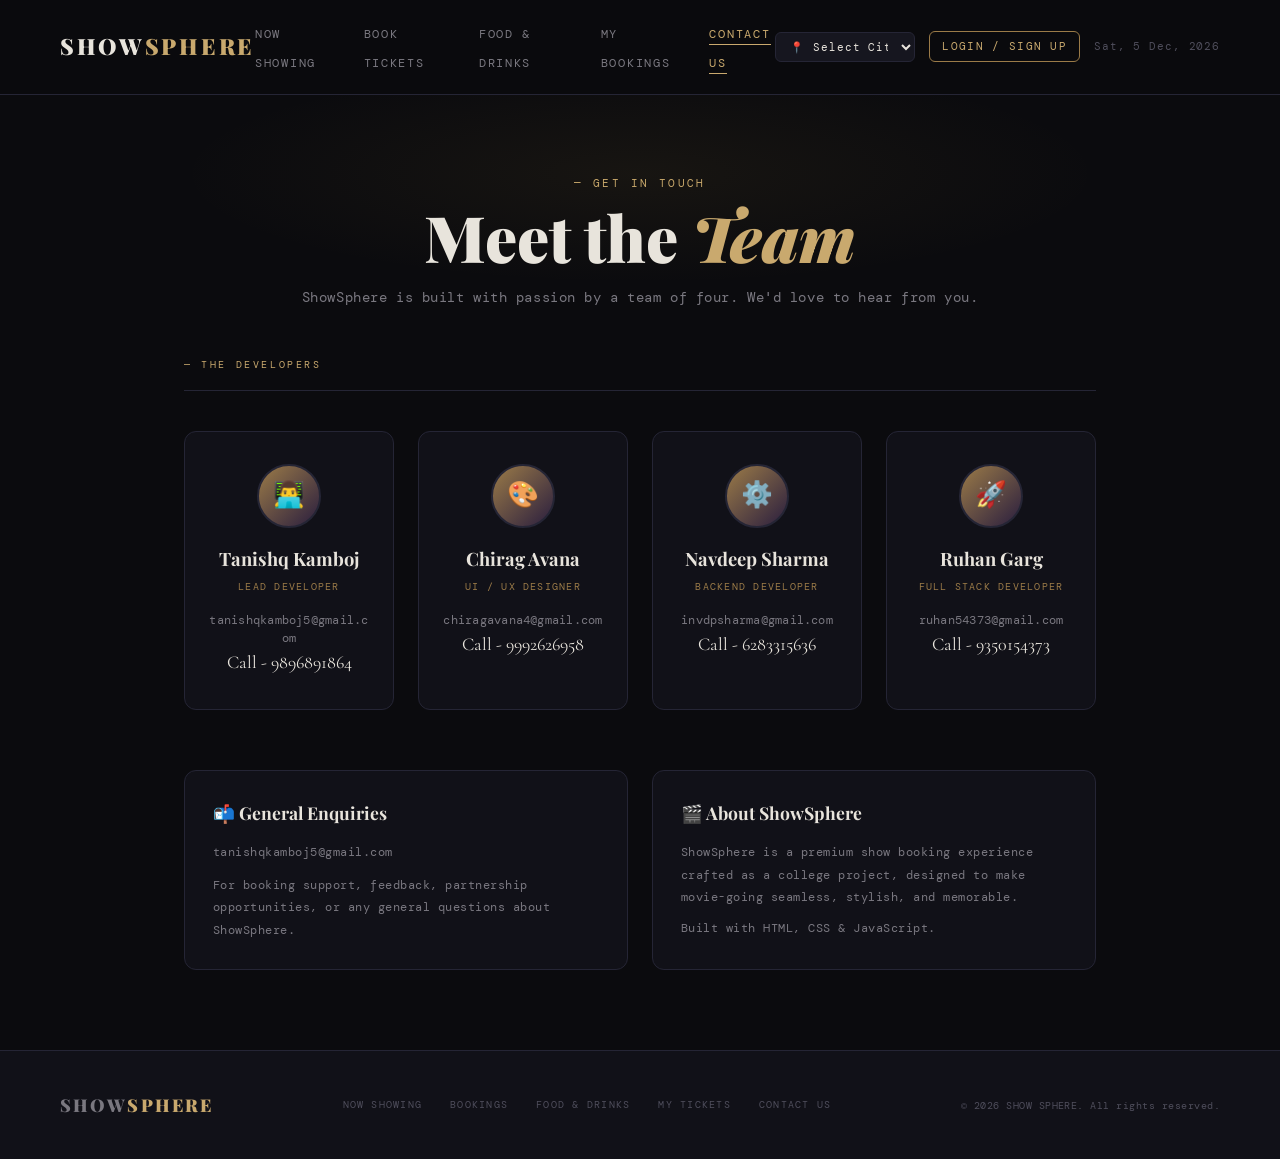
<file: contact.html>
<!DOCTYPE html>
<html lang="en">

<head>
  <meta charset="UTF-8">
  <meta name="viewport" content="width=device-width, initial-scale=1.0">
  <title>SHOW SPHERE — Contact Us</title>
  <link rel="stylesheet" href="style.css">
  <link rel="preconnect" href="https://fonts.googleapis.com">
  <link
    href="https://fonts.googleapis.com/css2?family=Playfair+Display:ital,wght@0,400;0,700;0,900;1,400&family=DM+Mono:wght@300;400;500&family=Cormorant+Garamond:ital,wght@0,300;0,600;1,300&display=swap"
    rel="stylesheet">
</head>

<body>

  <!-- NAV -->
  <nav class="navbar">
    <div class="nav-brand">SHOW<span>SPHERE</span></div>
    <ul class="nav-links">
      <li><a href="index.html">Now Showing</a></li>
      <li><a href="booking.html">Book Tickets</a></li>
      <li><a href="food.html">Food &amp; Drinks</a></li>
      <li><a href="confirmation.html">My Bookings</a></li>
      <li><a href="contact.html" class="active">Contact Us</a></li>
    </ul>
    <div class="nav-right-group">
      <div class="location-selector-wrap">
        <select id="city-select" class="city-select-nav" title="Select your city">
          <option value="">📍 Select City</option>
        </select>
      </div>
      <a href="login.html" class="nav-login-btn" id="nav-login-link">Login / Sign Up</a>
      <span class="nav-user-greeting" id="nav-user-greeting" style="display:none"></span>
      <div class="nav-date" id="nav-date-el"></div>
    </div>
  </nav>

  <!-- HERO -->
  <div class="contact-hero">
    <span class="section-tag">— GET IN TOUCH</span>
    <h1>Meet the <em>Team</em></h1>
    <p>ShowSphere is built with passion by a team of four. We'd love to hear from you.</p>
  </div>

  <main class="contact-main">

    <!-- DEVELOPERS SECTION -->
    <div class="step-label">— THE DEVELOPERS</div>

    <div class="devs-grid">

      <!-- Dev 1 -->
      <div class="dev-card">
        <div class="dev-avatar">👨‍💻</div>
        <div class="dev-name">Tanishq Kamboj</div>
        <div class="dev-role">Lead Developer</div>
        <a href="mailto:tanishqkamboj5@gmail.com" class="dev-email">tanishqkamboj5@gmail.com</a>
        Call - 9896891864
      </div>

      <!-- Dev 2 -->
      <div class="dev-card">
        <div class="dev-avatar">🎨</div>
        <div class="dev-name">Chirag Avana</div>
        <div class="dev-role">UI / UX Designer</div>
        <a href="mailto:chiragavana4@gmail.com" class="dev-email">chiragavana4@gmail.com</a>
        Call - 9992626958
      </div>

      <!-- Dev 3 -->
      <div class="dev-card">
        <div class="dev-avatar">⚙️</div>
        <div class="dev-name">Navdeep Sharma</div>
        <div class="dev-role">Backend Developer</div>
        <a href="mailto:invdpsharma@gmail.com" class="dev-email">invdpsharma@gmail.com</a>
        Call - 6283315636
      </div>

      <!-- Dev 4 -->
      <div class="dev-card">
        <div class="dev-avatar">🚀</div>
        <div class="dev-name">Ruhan Garg</div>
        <div class="dev-role">Full Stack Developer</div>
        <a href="mailto:ruhan54373@gmail.com" class="dev-email">ruhan54373@gmail.com</a>
        Call - 9350154373
      </div>

    </div>

    <!-- CONTACT INFO -->
    <div class="contact-info-section">
      <div class="contact-info-card">
        <h3>📬 General Enquiries</h3>
        <a href="mailto:tanishqkamboj5@gmail.com">tanishqkamboj5@gmail.com</a>
        <p style="margin-top:10px;">For booking support, feedback, partnership opportunities, or any general questions about ShowSphere.</p>
      </div>
      <div class="contact-info-card">
        <h3>🎬 About ShowSphere</h3>
        <p>ShowSphere is a premium show booking experience crafted as a college project, designed to make movie-going seamless, stylish, and memorable.</p>
        <p style="margin-top:8px;">Built with HTML, CSS &amp; JavaScript.</p>
      </div>
    </div>

  </main>

  <!-- FOOTER -->
  <footer class="footer">
    <div class="footer-brand">SHOW<span>SPHERE</span></div>
    <div class="footer-links">
      <a href="index.html">Now Showing</a>
      <a href="booking.html">Bookings</a>
      <a href="food.html">Food &amp; Drinks</a>
      <a href="confirmation.html">My Tickets</a>
      <a href="contact.html">Contact Us</a>
    </div>
    <div class="footer-copy">© 2026 SHOW SPHERE. All rights reserved.</div>
  </footer>

</body>
<script src="shared.js"></script>
</html>
</file>
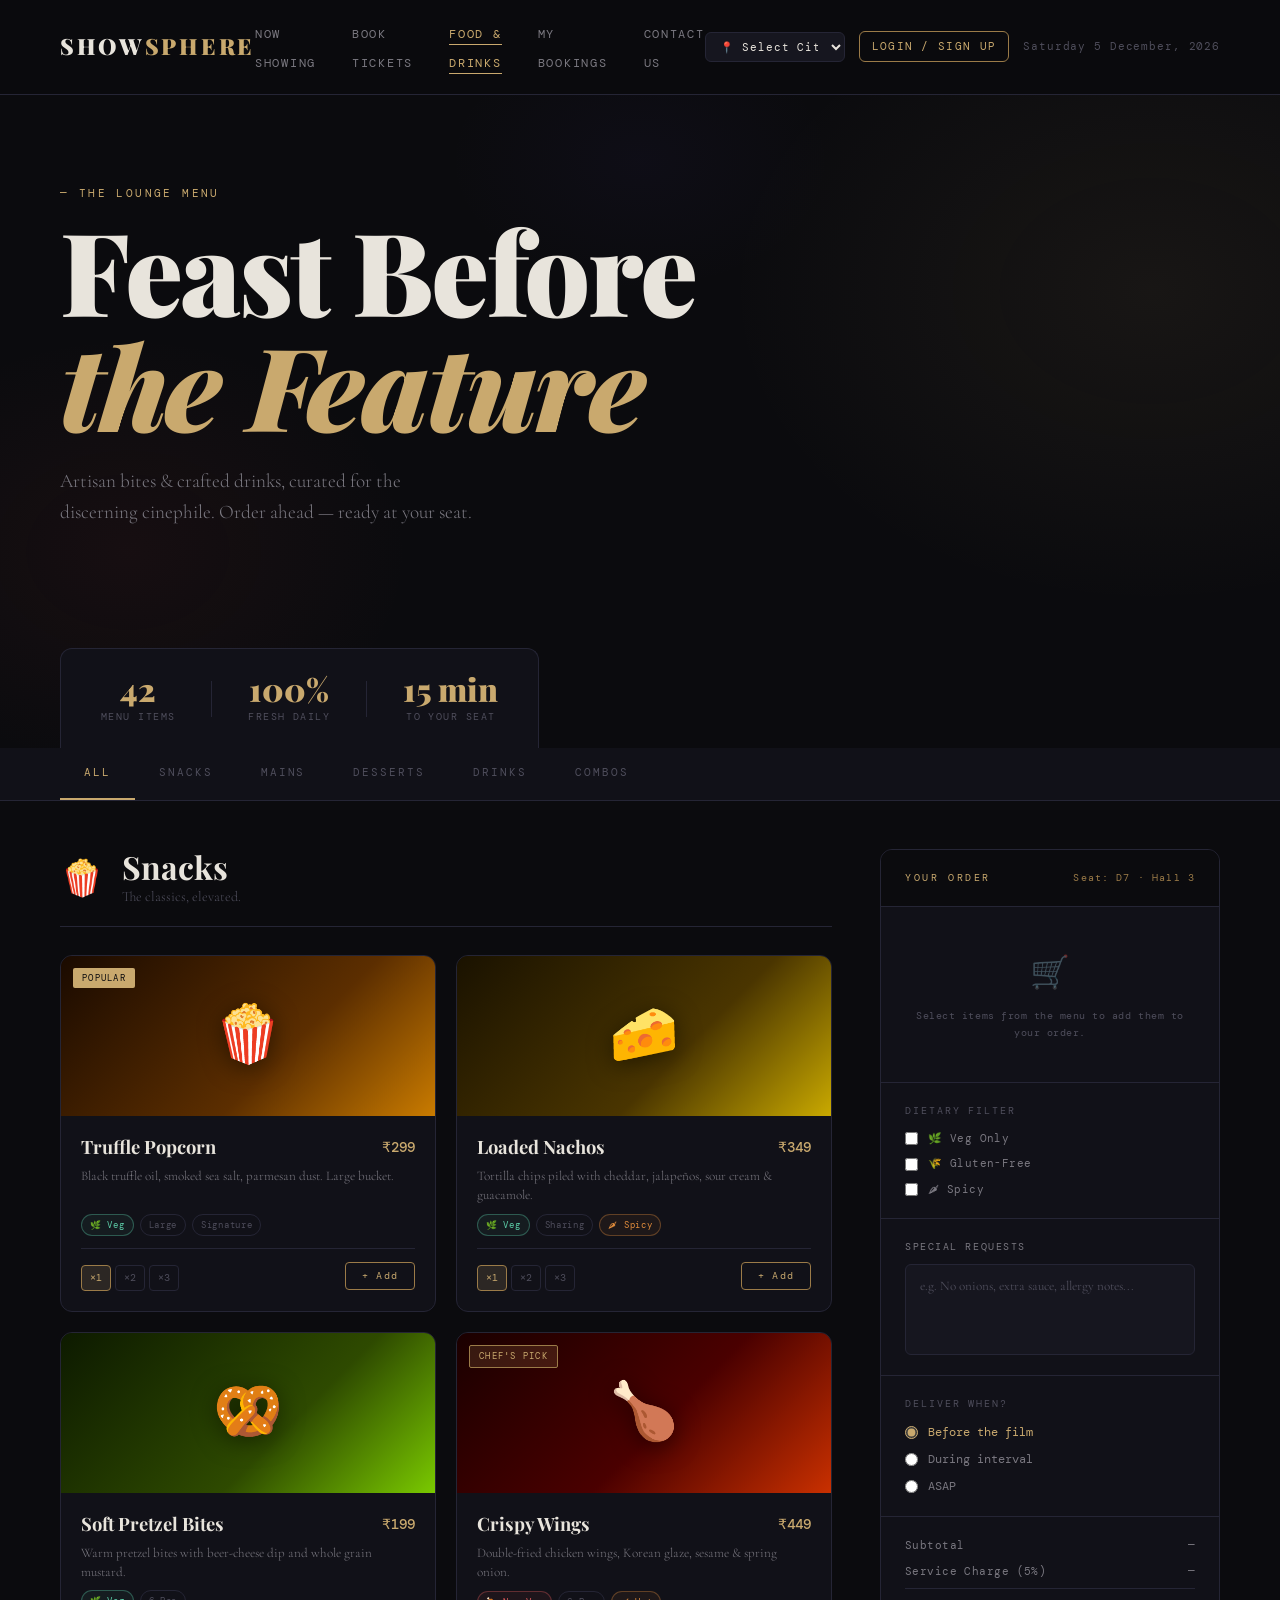
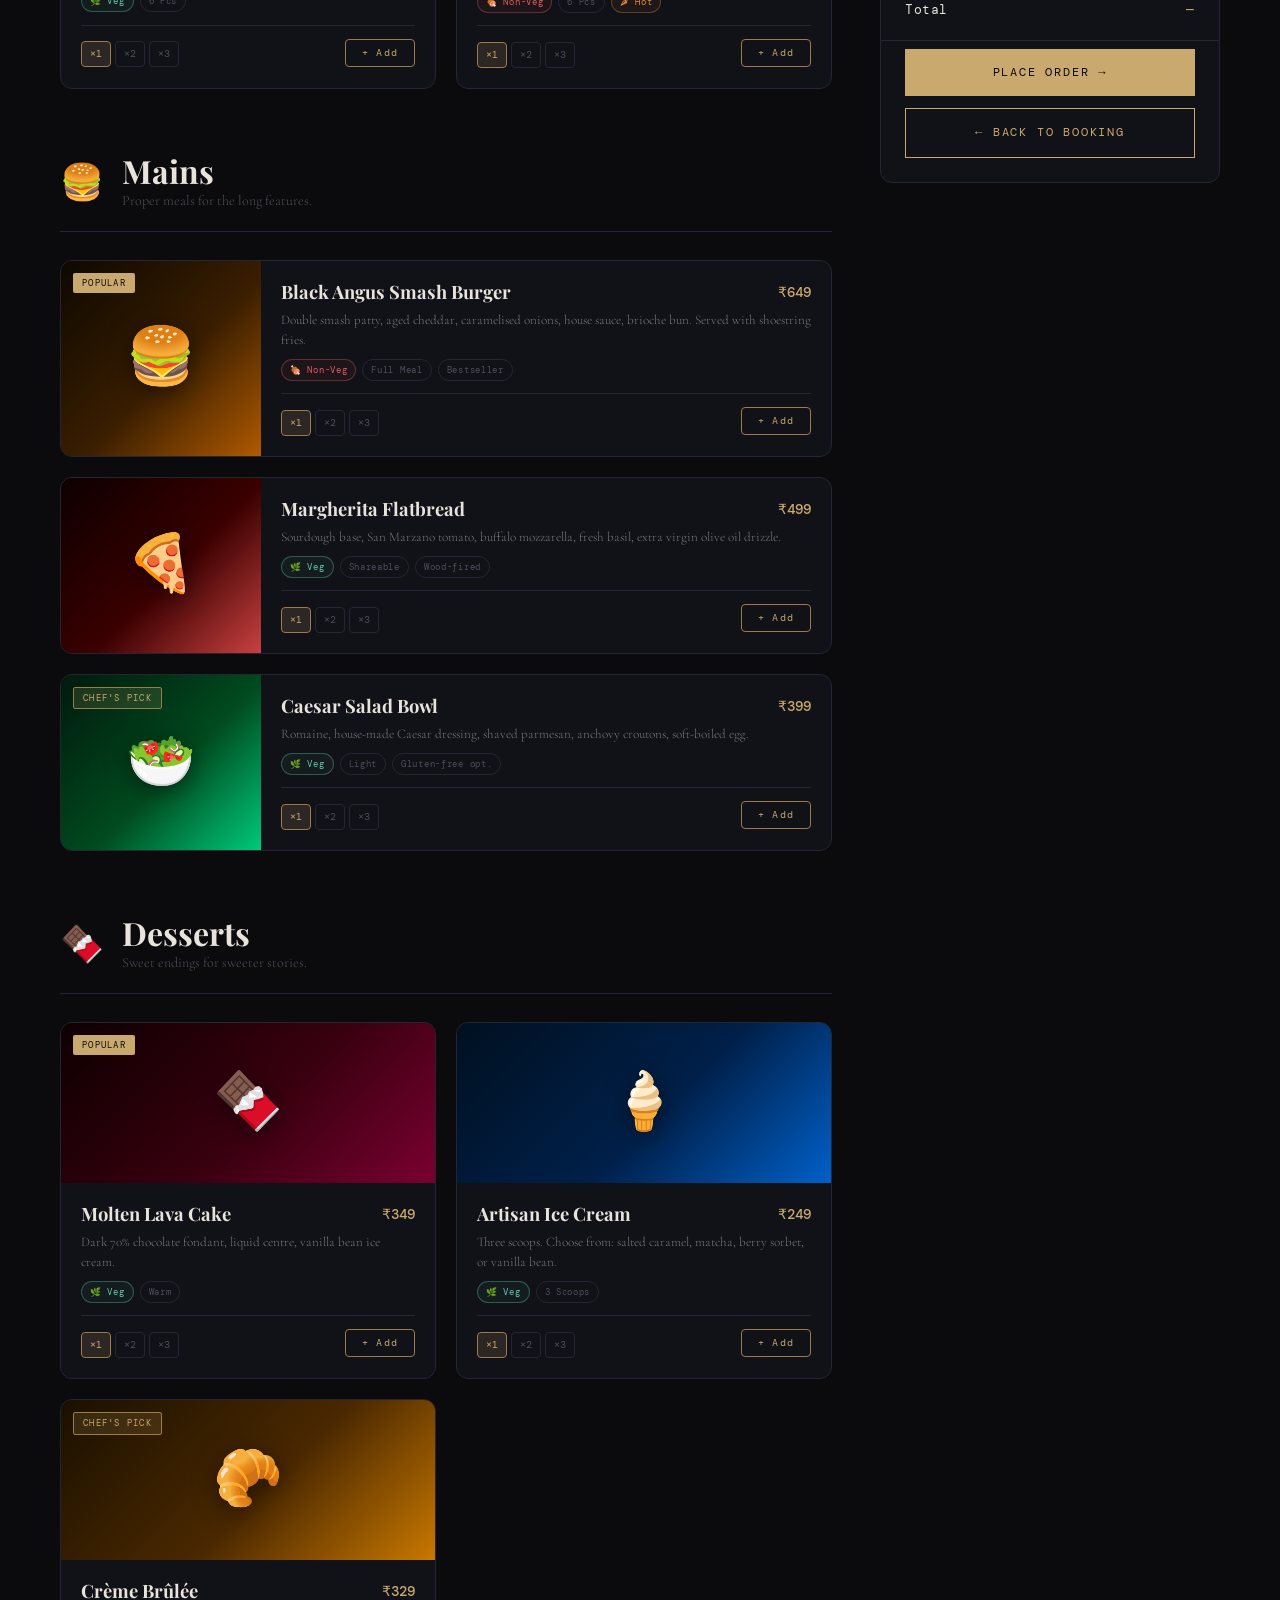
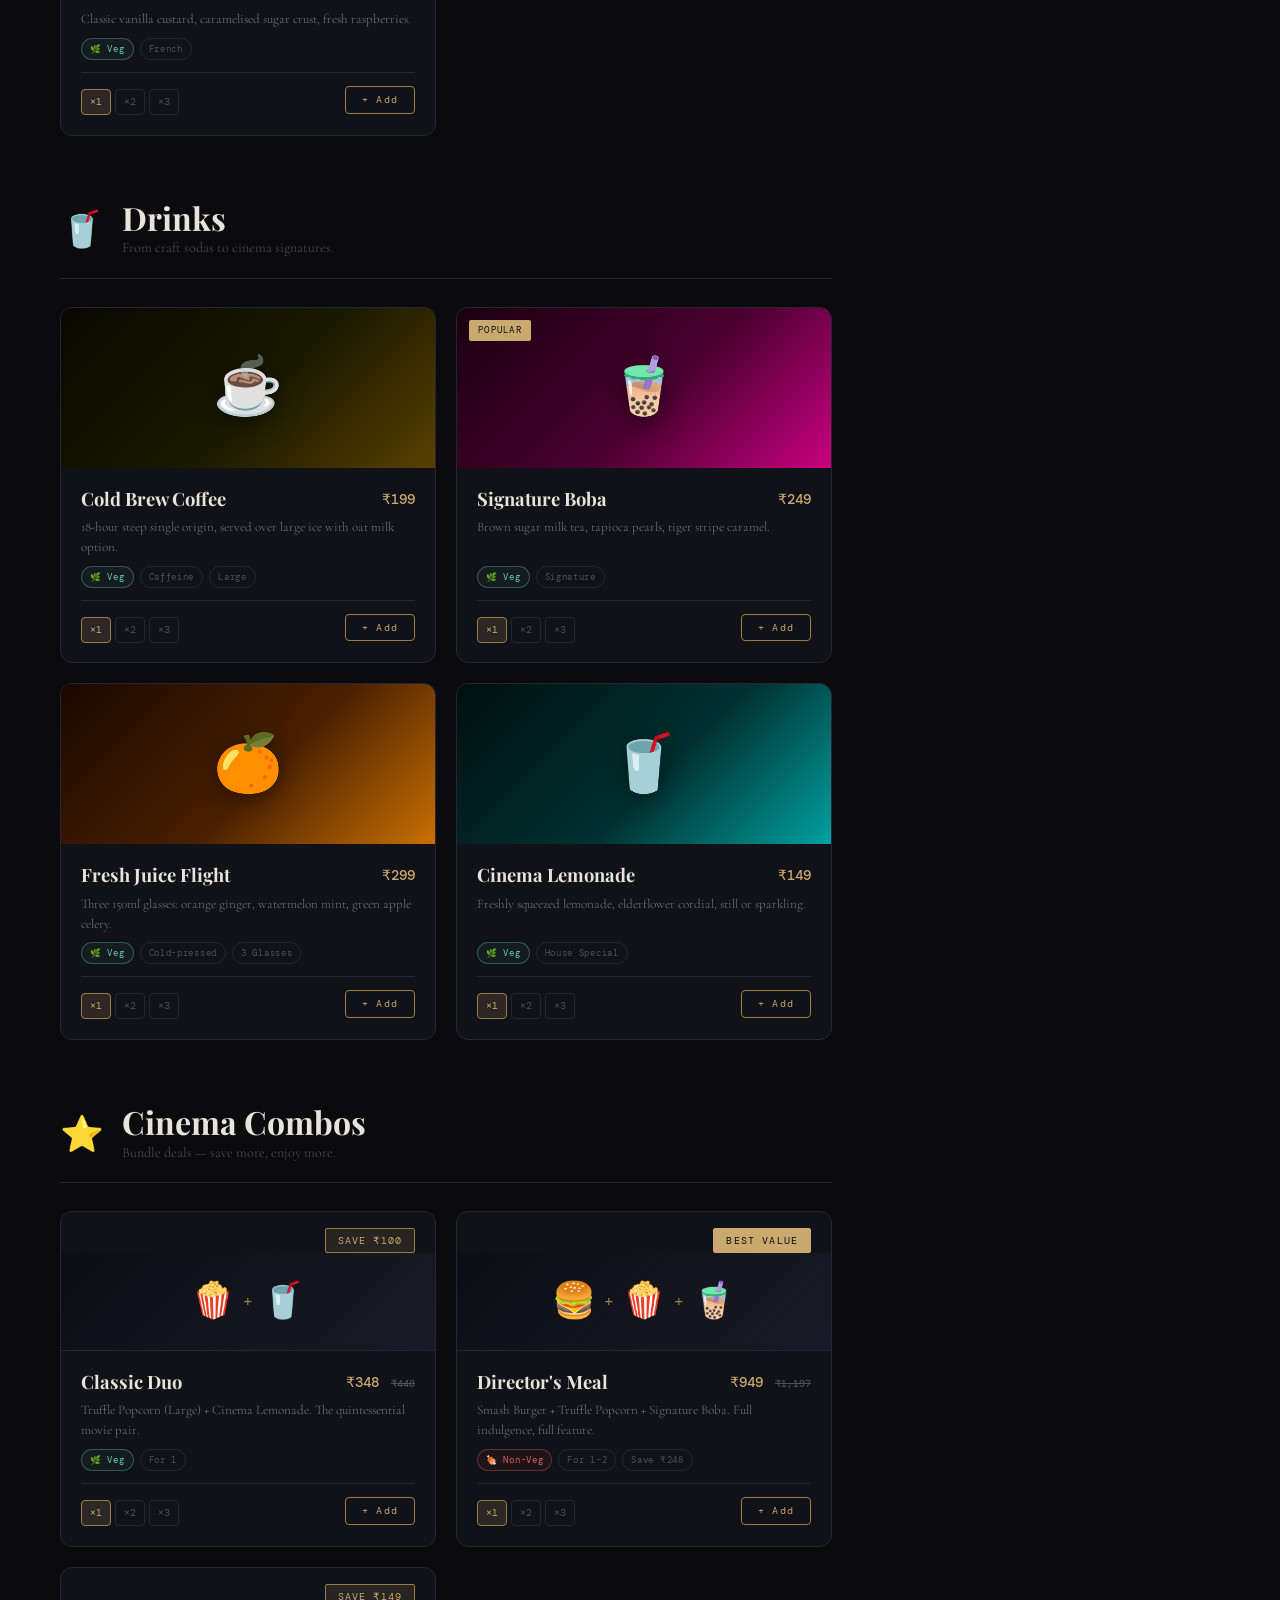
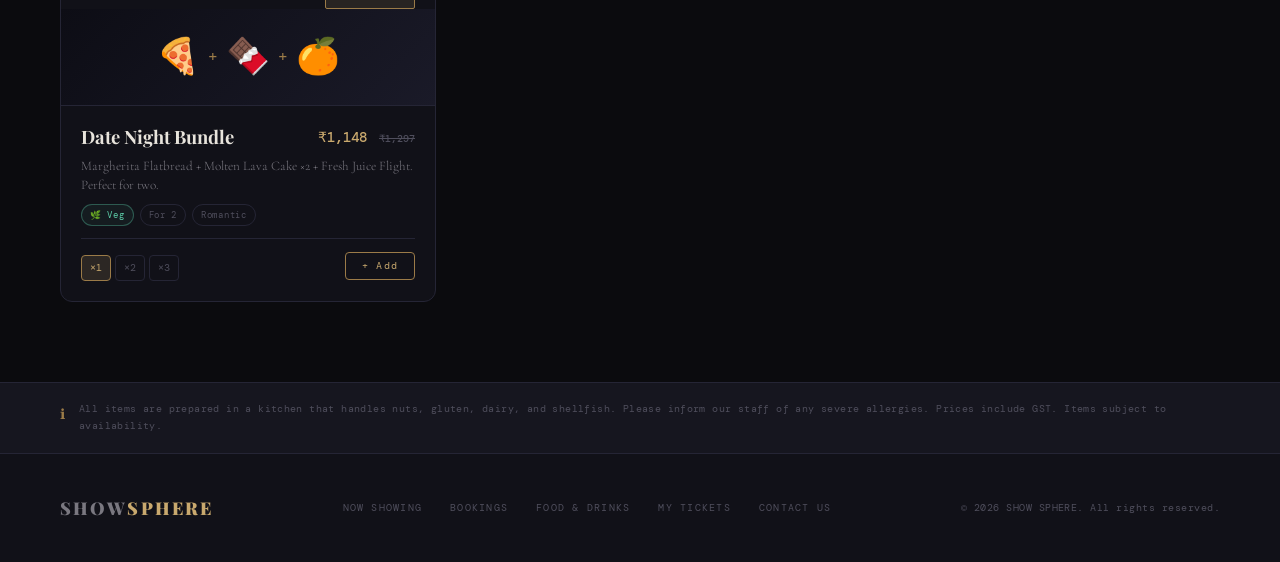
<file: food.html>
<!DOCTYPE html>
<html lang="en">

<head>
    <meta charset="UTF-8">
    <meta name="viewport" content="width=device-width, initial-scale=1.0">
    <title>SHOW SPHERE — Food &amp; Drinks</title>
    <link rel="stylesheet" href="style.css">
    <link rel="preconnect" href="https://fonts.googleapis.com">
    <link
        href="https://fonts.googleapis.com/css2?family=Playfair+Display:ital,wght@0,400;0,700;0,900;1,400&family=DM+Mono:wght@300;400;500&family=Cormorant+Garamond:ital,wght@0,300;0,600;1,300&display=swap"
        rel="stylesheet">
</head>

<body>

    <!-- NAV -->
    <nav class="navbar">
        <div class="nav-brand">SHOW<span>SPHERE</span></div>
        <ul class="nav-links">
            <li><a href="index.html">Now Showing</a></li>
            <li><a href="booking.html">Book Tickets</a></li>
            <li><a href="food.html" class="active">Food &amp; Drinks</a></li>
            <li><a href="confirmation.html">My Bookings</a></li>
            <li><a href="contact.html">Contact Us</a></li>
        </ul>
        <div class="nav-right-group">
          <div class="location-selector-wrap">
            <select id="city-select" class="city-select-nav" title="Select your city">
              <option value="">📍 Select City</option>
            </select>
          </div>
          <a href="login.html" class="nav-login-btn" id="nav-login-link">Login / Sign Up</a>
          <span class="nav-user-greeting" id="nav-user-greeting" style="display:none"></span>
          <div class="nav-date" id="nav-date-el"></div>
        </div>
    </nav>

    <!-- FOOD HERO -->
    <header class="food-hero">
        <div class="food-hero-bg"></div>
        <div class="food-hero-content">
            <span class="section-tag">— THE LOUNGE MENU</span>
            <h1 class="hero-title" style="animation:none">Feast Before<br><em>the Feature</em></h1>
            <p class="hero-sub" style="animation:none">Artisan bites &amp; crafted drinks, curated for the discerning
                cinephile. Order ahead — ready at your seat.</p>
        </div>
        <div class="food-hero-stats">
            <div class="food-stat">
                <span class="stat-num">42</span>
                <span class="stat-label">Menu Items</span>
            </div>
            <div class="food-stat-div"></div>
            <div class="food-stat">
                <span class="stat-num">100%</span>
                <span class="stat-label">Fresh Daily</span>
            </div>
            <div class="food-stat-div"></div>
            <div class="food-stat">
                <span class="stat-num">15 min</span>
                <span class="stat-label">To Your Seat</span>
            </div>
        </div>
    </header>

    <!-- FILTER TABS (CSS :target trick) -->
    <div class="menu-tabs-wrapper">
        <div class="menu-tabs">
            <a href="#all" class="tab-link active-tab">All</a>
            <a href="#snacks" class="tab-link">Snacks</a>
            <a href="#mains" class="tab-link">Mains</a>
            <a href="#desserts" class="tab-link">Desserts</a>
            <a href="#drinks" class="tab-link">Drinks</a>
            <a href="#combos" class="tab-link">Combos</a>
        </div>
    </div>

    <main class="food-main">
        <div class="food-layout">

            <!-- ── MENU PANEL ── -->
            <div class="menu-panel">

                <!-- SNACKS -->
                <section class="menu-category" id="snacks">
                    <div class="category-header">
                        <span class="category-icon">🍿</span>
                        <div>
                            <h2 class="category-title">Snacks</h2>
                            <p class="category-sub">The classics, elevated.</p>
                        </div>
                    </div>

                    <div class="food-grid">

                        <label class="food-card" for="f1">
                            <input type="checkbox" id="f1" name="cart" value="f1" class="food-check">
                            <div class="food-card-img snack-1">
                                <span class="food-emoji">🍿</span>
                                <span class="food-badge popular">Popular</span>
                            </div>
                            <div class="food-card-body">
                                <div class="food-top">
                                    <h3 class="food-name">Truffle Popcorn</h3>
                                    <span class="food-price">₹299</span>
                                </div>
                                <p class="food-desc">Black truffle oil, smoked sea salt, parmesan dust. Large bucket.
                                </p>
                                <div class="food-tags">
                                    <span class="ftag veg">🌿 Veg</span>
                                    <span class="ftag">Large</span>
                                    <span class="ftag">Signature</span>
                                </div>
                                <div class="food-qty-row">
                                    <div class="qty-selector">
                                        <label class="qty-radio"><input type="radio" name="qty-f1" value="1"
                                                checked><span>×1</span></label>
                                        <label class="qty-radio"><input type="radio" name="qty-f1"
                                                value="2"><span>×2</span></label>
                                        <label class="qty-radio"><input type="radio" name="qty-f1"
                                                value="3"><span>×3</span></label>
                                    </div>
                                    <span class="add-indicator">+ Add</span>
                                </div>
                            </div>
                        </label>

                        <label class="food-card" for="f2">
                            <input type="checkbox" id="f2" name="cart" value="f2" class="food-check">
                            <div class="food-card-img snack-2">
                                <span class="food-emoji">🧀</span>
                            </div>
                            <div class="food-card-body">
                                <div class="food-top">
                                    <h3 class="food-name">Loaded Nachos</h3>
                                    <span class="food-price">₹349</span>
                                </div>
                                <p class="food-desc">Tortilla chips piled with cheddar, jalapeños, sour cream &amp;
                                    guacamole.</p>
                                <div class="food-tags">
                                    <span class="ftag veg">🌿 Veg</span>
                                    <span class="ftag">Sharing</span>
                                    <span class="ftag spicy">🌶 Spicy</span>
                                </div>
                                <div class="food-qty-row">
                                    <div class="qty-selector">
                                        <label class="qty-radio"><input type="radio" name="qty-f2" value="1"
                                                checked><span>×1</span></label>
                                        <label class="qty-radio"><input type="radio" name="qty-f2"
                                                value="2"><span>×2</span></label>
                                        <label class="qty-radio"><input type="radio" name="qty-f2"
                                                value="3"><span>×3</span></label>
                                    </div>
                                    <span class="add-indicator">+ Add</span>
                                </div>
                            </div>
                        </label>

                        <label class="food-card" for="f3">
                            <input type="checkbox" id="f3" name="cart" value="f3" class="food-check">
                            <div class="food-card-img snack-3">
                                <span class="food-emoji">🥨</span>
                            </div>
                            <div class="food-card-body">
                                <div class="food-top">
                                    <h3 class="food-name">Soft Pretzel Bites</h3>
                                    <span class="food-price">₹199</span>
                                </div>
                                <p class="food-desc">Warm pretzel bites with beer-cheese dip and whole grain mustard.
                                </p>
                                <div class="food-tags">
                                    <span class="ftag veg">🌿 Veg</span>
                                    <span class="ftag">6 Pcs</span>
                                </div>
                                <div class="food-qty-row">
                                    <div class="qty-selector">
                                        <label class="qty-radio"><input type="radio" name="qty-f3" value="1"
                                                checked><span>×1</span></label>
                                        <label class="qty-radio"><input type="radio" name="qty-f3"
                                                value="2"><span>×2</span></label>
                                        <label class="qty-radio"><input type="radio" name="qty-f3"
                                                value="3"><span>×3</span></label>
                                    </div>
                                    <span class="add-indicator">+ Add</span>
                                </div>
                            </div>
                        </label>

                        <label class="food-card" for="f4">
                            <input type="checkbox" id="f4" name="cart" value="f4" class="food-check">
                            <div class="food-card-img snack-4">
                                <span class="food-emoji">🍗</span>
                                <span class="food-badge chef">Chef's Pick</span>
                            </div>
                            <div class="food-card-body">
                                <div class="food-top">
                                    <h3 class="food-name">Crispy Wings</h3>
                                    <span class="food-price">₹449</span>
                                </div>
                                <p class="food-desc">Double-fried chicken wings, Korean glaze, sesame &amp; spring
                                    onion.</p>
                                <div class="food-tags">
                                    <span class="ftag nonveg">🍖 Non-Veg</span>
                                    <span class="ftag">6 Pcs</span>
                                    <span class="ftag spicy">🌶 Hot</span>
                                </div>
                                <div class="food-qty-row">
                                    <div class="qty-selector">
                                        <label class="qty-radio"><input type="radio" name="qty-f4" value="1"
                                                checked><span>×1</span></label>
                                        <label class="qty-radio"><input type="radio" name="qty-f4"
                                                value="2"><span>×2</span></label>
                                        <label class="qty-radio"><input type="radio" name="qty-f4"
                                                value="3"><span>×3</span></label>
                                    </div>
                                    <span class="add-indicator">+ Add</span>
                                </div>
                            </div>
                        </label>

                    </div>
                </section>

                <!-- MAINS -->
                <section class="menu-category" id="mains">
                    <div class="category-header">
                        <span class="category-icon">🍔</span>
                        <div>
                            <h2 class="category-title">Mains</h2>
                            <p class="category-sub">Proper meals for the long features.</p>
                        </div>
                    </div>

                    <div class="food-grid">

                        <label class="food-card food-card--wide" for="f5">
                            <input type="checkbox" id="f5" name="cart" value="f5" class="food-check">
                            <div class="food-card-img main-1">
                                <span class="food-emoji">🍔</span>
                                <span class="food-badge popular">Popular</span>
                            </div>
                            <div class="food-card-body">
                                <div class="food-top">
                                    <h3 class="food-name">Black Angus Smash Burger</h3>
                                    <span class="food-price">₹649</span>
                                </div>
                                <p class="food-desc">Double smash patty, aged cheddar, caramelised onions, house sauce,
                                    brioche bun. Served with shoestring fries.</p>
                                <div class="food-tags">
                                    <span class="ftag nonveg">🍖 Non-Veg</span>
                                    <span class="ftag">Full Meal</span>
                                    <span class="ftag">Bestseller</span>
                                </div>
                                <div class="food-qty-row">
                                    <div class="qty-selector">
                                        <label class="qty-radio"><input type="radio" name="qty-f5" value="1"
                                                checked><span>×1</span></label>
                                        <label class="qty-radio"><input type="radio" name="qty-f5"
                                                value="2"><span>×2</span></label>
                                        <label class="qty-radio"><input type="radio" name="qty-f5"
                                                value="3"><span>×3</span></label>
                                    </div>
                                    <span class="add-indicator">+ Add</span>
                                </div>
                            </div>
                        </label>

                        <label class="food-card food-card--wide" for="f6">
                            <input type="checkbox" id="f6" name="cart" value="f6" class="food-check">
                            <div class="food-card-img main-2">
                                <span class="food-emoji">🍕</span>
                            </div>
                            <div class="food-card-body">
                                <div class="food-top">
                                    <h3 class="food-name">Margherita Flatbread</h3>
                                    <span class="food-price">₹499</span>
                                </div>
                                <p class="food-desc">Sourdough base, San Marzano tomato, buffalo mozzarella, fresh
                                    basil, extra virgin olive oil drizzle.</p>
                                <div class="food-tags">
                                    <span class="ftag veg">🌿 Veg</span>
                                    <span class="ftag">Shareable</span>
                                    <span class="ftag">Wood-fired</span>
                                </div>
                                <div class="food-qty-row">
                                    <div class="qty-selector">
                                        <label class="qty-radio"><input type="radio" name="qty-f6" value="1"
                                                checked><span>×1</span></label>
                                        <label class="qty-radio"><input type="radio" name="qty-f6"
                                                value="2"><span>×2</span></label>
                                        <label class="qty-radio"><input type="radio" name="qty-f6"
                                                value="3"><span>×3</span></label>
                                    </div>
                                    <span class="add-indicator">+ Add</span>
                                </div>
                            </div>
                        </label>

                        <label class="food-card food-card--wide" for="f7">
                            <input type="checkbox" id="f7" name="cart" value="f7" class="food-check">
                            <div class="food-card-img main-3">
                                <span class="food-emoji">🥗</span>
                                <span class="food-badge chef">Chef's Pick</span>
                            </div>
                            <div class="food-card-body">
                                <div class="food-top">
                                    <h3 class="food-name">Caesar Salad Bowl</h3>
                                    <span class="food-price">₹399</span>
                                </div>
                                <p class="food-desc">Romaine, house-made Caesar dressing, shaved parmesan, anchovy
                                    croutons, soft-boiled egg.</p>
                                <div class="food-tags">
                                    <span class="ftag veg">🌿 Veg</span>
                                    <span class="ftag">Light</span>
                                    <span class="ftag">Gluten-free opt.</span>
                                </div>
                                <div class="food-qty-row">
                                    <div class="qty-selector">
                                        <label class="qty-radio"><input type="radio" name="qty-f7" value="1"
                                                checked><span>×1</span></label>
                                        <label class="qty-radio"><input type="radio" name="qty-f7"
                                                value="2"><span>×2</span></label>
                                        <label class="qty-radio"><input type="radio" name="qty-f7"
                                                value="3"><span>×3</span></label>
                                    </div>
                                    <span class="add-indicator">+ Add</span>
                                </div>
                            </div>
                        </label>

                    </div>
                </section>

                <!-- DESSERTS -->
                <section class="menu-category" id="desserts">
                    <div class="category-header">
                        <span class="category-icon">🍫</span>
                        <div>
                            <h2 class="category-title">Desserts</h2>
                            <p class="category-sub">Sweet endings for sweeter stories.</p>
                        </div>
                    </div>

                    <div class="food-grid">

                        <label class="food-card" for="f8">
                            <input type="checkbox" id="f8" name="cart" value="f8" class="food-check">
                            <div class="food-card-img dessert-1">
                                <span class="food-emoji">🍫</span>
                                <span class="food-badge popular">Popular</span>
                            </div>
                            <div class="food-card-body">
                                <div class="food-top">
                                    <h3 class="food-name">Molten Lava Cake</h3>
                                    <span class="food-price">₹349</span>
                                </div>
                                <p class="food-desc">Dark 70% chocolate fondant, liquid centre, vanilla bean ice cream.
                                </p>
                                <div class="food-tags">
                                    <span class="ftag veg">🌿 Veg</span>
                                    <span class="ftag">Warm</span>
                                </div>
                                <div class="food-qty-row">
                                    <div class="qty-selector">
                                        <label class="qty-radio"><input type="radio" name="qty-f8" value="1"
                                                checked><span>×1</span></label>
                                        <label class="qty-radio"><input type="radio" name="qty-f8"
                                                value="2"><span>×2</span></label>
                                        <label class="qty-radio"><input type="radio" name="qty-f8"
                                                value="3"><span>×3</span></label>
                                    </div>
                                    <span class="add-indicator">+ Add</span>
                                </div>
                            </div>
                        </label>

                        <label class="food-card" for="f9">
                            <input type="checkbox" id="f9" name="cart" value="f9" class="food-check">
                            <div class="food-card-img dessert-2">
                                <span class="food-emoji">🍦</span>
                            </div>
                            <div class="food-card-body">
                                <div class="food-top">
                                    <h3 class="food-name">Artisan Ice Cream</h3>
                                    <span class="food-price">₹249</span>
                                </div>
                                <p class="food-desc">Three scoops. Choose from: salted caramel, matcha, berry sorbet, or
                                    vanilla bean.</p>
                                <div class="food-tags">
                                    <span class="ftag veg">🌿 Veg</span>
                                    <span class="ftag">3 Scoops</span>
                                </div>
                                <div class="food-qty-row">
                                    <div class="qty-selector">
                                        <label class="qty-radio"><input type="radio" name="qty-f9" value="1"
                                                checked><span>×1</span></label>
                                        <label class="qty-radio"><input type="radio" name="qty-f9"
                                                value="2"><span>×2</span></label>
                                        <label class="qty-radio"><input type="radio" name="qty-f9"
                                                value="3"><span>×3</span></label>
                                    </div>
                                    <span class="add-indicator">+ Add</span>
                                </div>
                            </div>
                        </label>

                        <label class="food-card" for="f10">
                            <input type="checkbox" id="f10" name="cart" value="f10" class="food-check">
                            <div class="food-card-img dessert-3">
                                <span class="food-emoji">🥐</span>
                                <span class="food-badge chef">Chef's Pick</span>
                            </div>
                            <div class="food-card-body">
                                <div class="food-top">
                                    <h3 class="food-name">Crème Brûlée</h3>
                                    <span class="food-price">₹329</span>
                                </div>
                                <p class="food-desc">Classic vanilla custard, caramelised sugar crust, fresh
                                    raspberries.</p>
                                <div class="food-tags">
                                    <span class="ftag veg">🌿 Veg</span>
                                    <span class="ftag">French</span>
                                </div>
                                <div class="food-qty-row">
                                    <div class="qty-selector">
                                        <label class="qty-radio"><input type="radio" name="qty-f10" value="1"
                                                checked><span>×1</span></label>
                                        <label class="qty-radio"><input type="radio" name="qty-f10"
                                                value="2"><span>×2</span></label>
                                        <label class="qty-radio"><input type="radio" name="qty-f10"
                                                value="3"><span>×3</span></label>
                                    </div>
                                    <span class="add-indicator">+ Add</span>
                                </div>
                            </div>
                        </label>

                    </div>
                </section>

                <!-- DRINKS -->
                <section class="menu-category" id="drinks">
                    <div class="category-header">
                        <span class="category-icon">🥤</span>
                        <div>
                            <h2 class="category-title">Drinks</h2>
                            <p class="category-sub">From craft sodas to cinema signatures.</p>
                        </div>
                    </div>

                    <div class="food-grid">

                        <label class="food-card" for="f11">
                            <input type="checkbox" id="f11" name="cart" value="f11" class="food-check">
                            <div class="food-card-img drink-1">
                                <span class="food-emoji">☕</span>
                            </div>
                            <div class="food-card-body">
                                <div class="food-top">
                                    <h3 class="food-name">Cold Brew Coffee</h3>
                                    <span class="food-price">₹199</span>
                                </div>
                                <p class="food-desc">18-hour steep single origin, served over large ice with oat milk
                                    option.</p>
                                <div class="food-tags">
                                    <span class="ftag veg">🌿 Veg</span>
                                    <span class="ftag">Caffeine</span>
                                    <span class="ftag">Large</span>
                                </div>
                                <div class="food-qty-row">
                                    <div class="qty-selector">
                                        <label class="qty-radio"><input type="radio" name="qty-f11" value="1"
                                                checked><span>×1</span></label>
                                        <label class="qty-radio"><input type="radio" name="qty-f11"
                                                value="2"><span>×2</span></label>
                                        <label class="qty-radio"><input type="radio" name="qty-f11"
                                                value="3"><span>×3</span></label>
                                    </div>
                                    <span class="add-indicator">+ Add</span>
                                </div>
                            </div>
                        </label>

                        <label class="food-card" for="f12">
                            <input type="checkbox" id="f12" name="cart" value="f12" class="food-check">
                            <div class="food-card-img drink-2">
                                <span class="food-emoji">🧋</span>
                                <span class="food-badge popular">Popular</span>
                            </div>
                            <div class="food-card-body">
                                <div class="food-top">
                                    <h3 class="food-name">Signature Boba</h3>
                                    <span class="food-price">₹249</span>
                                </div>
                                <p class="food-desc">Brown sugar milk tea, tapioca pearls, tiger stripe caramel.</p>
                                <div class="food-tags">
                                    <span class="ftag veg">🌿 Veg</span>
                                    <span class="ftag">Signature</span>
                                </div>
                                <div class="food-qty-row">
                                    <div class="qty-selector">
                                        <label class="qty-radio"><input type="radio" name="qty-f12" value="1"
                                                checked><span>×1</span></label>
                                        <label class="qty-radio"><input type="radio" name="qty-f12"
                                                value="2"><span>×2</span></label>
                                        <label class="qty-radio"><input type="radio" name="qty-f12"
                                                value="3"><span>×3</span></label>
                                    </div>
                                    <span class="add-indicator">+ Add</span>
                                </div>
                            </div>
                        </label>

                        <label class="food-card" for="f13">
                            <input type="checkbox" id="f13" name="cart" value="f13" class="food-check">
                            <div class="food-card-img drink-3">
                                <span class="food-emoji">🍊</span>
                            </div>
                            <div class="food-card-body">
                                <div class="food-top">
                                    <h3 class="food-name">Fresh Juice Flight</h3>
                                    <span class="food-price">₹299</span>
                                </div>
                                <p class="food-desc">Three 150ml glasses: orange ginger, watermelon mint, green apple
                                    celery.</p>
                                <div class="food-tags">
                                    <span class="ftag veg">🌿 Veg</span>
                                    <span class="ftag">Cold-pressed</span>
                                    <span class="ftag">3 Glasses</span>
                                </div>
                                <div class="food-qty-row">
                                    <div class="qty-selector">
                                        <label class="qty-radio"><input type="radio" name="qty-f13" value="1"
                                                checked><span>×1</span></label>
                                        <label class="qty-radio"><input type="radio" name="qty-f13"
                                                value="2"><span>×2</span></label>
                                        <label class="qty-radio"><input type="radio" name="qty-f13"
                                                value="3"><span>×3</span></label>
                                    </div>
                                    <span class="add-indicator">+ Add</span>
                                </div>
                            </div>
                        </label>

                        <label class="food-card" for="f14">
                            <input type="checkbox" id="f14" name="cart" value="f14" class="food-check">
                            <div class="food-card-img drink-4">
                                <span class="food-emoji">🥤</span>
                            </div>
                            <div class="food-card-body">
                                <div class="food-top">
                                    <h3 class="food-name">Cinema Lemonade</h3>
                                    <span class="food-price">₹149</span>
                                </div>
                                <p class="food-desc">Freshly squeezed lemonade, elderflower cordial, still or sparkling.
                                </p>
                                <div class="food-tags">
                                    <span class="ftag veg">🌿 Veg</span>
                                    <span class="ftag">House Special</span>
                                </div>
                                <div class="food-qty-row">
                                    <div class="qty-selector">
                                        <label class="qty-radio"><input type="radio" name="qty-f14" value="1"
                                                checked><span>×1</span></label>
                                        <label class="qty-radio"><input type="radio" name="qty-f14"
                                                value="2"><span>×2</span></label>
                                        <label class="qty-radio"><input type="radio" name="qty-f14"
                                                value="3"><span>×3</span></label>
                                    </div>
                                    <span class="add-indicator">+ Add</span>
                                </div>
                            </div>
                        </label>

                    </div>
                </section>

                <!-- COMBOS -->
                <section class="menu-category" id="combos">
                    <div class="category-header">
                        <span class="category-icon">⭐</span>
                        <div>
                            <h2 class="category-title">Cinema Combos</h2>
                            <p class="category-sub">Bundle deals — save more, enjoy more.</p>
                        </div>
                    </div>

                    <div class="food-grid food-grid--combos">

                        <label class="food-card combo-card" for="fc1">
                            <input type="checkbox" id="fc1" name="cart" value="fc1" class="food-check">
                            <div class="combo-card-inner">
                                <div class="combo-badge-wrap">
                                    <span class="combo-save">Save ₹100</span>
                                </div>
                                <div class="combo-items-visual">
                                    <span>🍿</span><span class="plus-sign">+</span><span>🥤</span>
                                </div>
                                <div class="food-card-body">
                                    <div class="food-top">
                                        <h3 class="food-name">Classic Duo</h3>
                                        <span class="food-price">₹348 <del class="old-price">₹448</del></span>
                                    </div>
                                    <p class="food-desc">Truffle Popcorn (Large) + Cinema Lemonade. The quintessential
                                        movie pair.</p>
                                    <div class="food-tags">
                                        <span class="ftag veg">🌿 Veg</span>
                                        <span class="ftag">For 1</span>
                                    </div>
                                    <div class="food-qty-row">
                                        <div class="qty-selector">
                                            <label class="qty-radio"><input type="radio" name="qty-fc1" value="1"
                                                    checked><span>×1</span></label>
                                            <label class="qty-radio"><input type="radio" name="qty-fc1"
                                                    value="2"><span>×2</span></label>
                                            <label class="qty-radio"><input type="radio" name="qty-fc1"
                                                    value="3"><span>×3</span></label>
                                        </div>
                                        <span class="add-indicator">+ Add</span>
                                    </div>
                                </div>
                            </div>
                        </label>

                        <label class="food-card combo-card" for="fc2">
                            <input type="checkbox" id="fc2" name="cart" value="fc2" class="food-check">
                            <div class="combo-card-inner">
                                <div class="combo-badge-wrap">
                                    <span class="combo-save best-value">Best Value</span>
                                </div>
                                <div class="combo-items-visual">
                                    <span>🍔</span><span class="plus-sign">+</span><span>🍿</span><span
                                        class="plus-sign">+</span><span>🧋</span>
                                </div>
                                <div class="food-card-body">
                                    <div class="food-top">
                                        <h3 class="food-name">Director's Meal</h3>
                                        <span class="food-price">₹949 <del class="old-price">₹1,197</del></span>
                                    </div>
                                    <p class="food-desc">Smash Burger + Truffle Popcorn + Signature Boba. Full
                                        indulgence, full feature.</p>
                                    <div class="food-tags">
                                        <span class="ftag nonveg">🍖 Non-Veg</span>
                                        <span class="ftag">For 1–2</span>
                                        <span class="ftag">Save ₹248</span>
                                    </div>
                                    <div class="food-qty-row">
                                        <div class="qty-selector">
                                            <label class="qty-radio"><input type="radio" name="qty-fc2" value="1"
                                                    checked><span>×1</span></label>
                                            <label class="qty-radio"><input type="radio" name="qty-fc2"
                                                    value="2"><span>×2</span></label>
                                            <label class="qty-radio"><input type="radio" name="qty-fc2"
                                                    value="3"><span>×3</span></label>
                                        </div>
                                        <span class="add-indicator">+ Add</span>
                                    </div>
                                </div>
                            </div>
                        </label>

                        <label class="food-card combo-card" for="fc3">
                            <input type="checkbox" id="fc3" name="cart" value="fc3" class="food-check">
                            <div class="combo-card-inner">
                                <div class="combo-badge-wrap">
                                    <span class="combo-save">Save ₹149</span>
                                </div>
                                <div class="combo-items-visual">
                                    <span>🍕</span><span class="plus-sign">+</span><span>🍫</span><span
                                        class="plus-sign">+</span><span>🍊</span>
                                </div>
                                <div class="food-card-body">
                                    <div class="food-top">
                                        <h3 class="food-name">Date Night Bundle</h3>
                                        <span class="food-price">₹1,148 <del class="old-price">₹1,297</del></span>
                                    </div>
                                    <p class="food-desc">Margherita Flatbread + Molten Lava Cake ×2 + Fresh Juice
                                        Flight. Perfect for two.</p>
                                    <div class="food-tags">
                                        <span class="ftag veg">🌿 Veg</span>
                                        <span class="ftag">For 2</span>
                                        <span class="ftag">Romantic</span>
                                    </div>
                                    <div class="food-qty-row">
                                        <div class="qty-selector">
                                            <label class="qty-radio"><input type="radio" name="qty-fc3" value="1"
                                                    checked><span>×1</span></label>
                                            <label class="qty-radio"><input type="radio" name="qty-fc3"
                                                    value="2"><span>×2</span></label>
                                            <label class="qty-radio"><input type="radio" name="qty-fc3"
                                                    value="3"><span>×3</span></label>
                                        </div>
                                        <span class="add-indicator">+ Add</span>
                                    </div>
                                </div>
                            </div>
                        </label>

                    </div>
                </section>

            </div>

            <!-- ── ORDER SIDEBAR ── -->
            <aside class="order-sidebar">
                <div class="sidebar-sticky">
                    <div class="sidebar-header">
                        <span class="step-label" style="margin-bottom:0;padding-bottom:0;border:none;">YOUR ORDER</span>
                        <span class="sidebar-seat">Seat: D7 · Hall 3</span>
                    </div>

                    <!-- Order items list (static preview) -->
                    <div class="order-list">
                        <div class="order-empty">
                            <span class="order-empty-icon">🛒</span>
                            <p>Select items from the menu to add them to your order.</p>
                        </div>
                    </div>

                    <!-- Dietary filters -->
                    <div class="diet-filters">
                        <div class="diet-title">Dietary Filter</div>
                        <div class="diet-options">
                            <label class="diet-toggle">
                                <input type="checkbox" name="diet" value="veg">
                                <span>🌿 Veg Only</span>
                            </label>
                            <label class="diet-toggle">
                                <input type="checkbox" name="diet" value="gf">
                                <span>🌾 Gluten-Free</span>
                            </label>
                            <label class="diet-toggle">
                                <input type="checkbox" name="diet" value="spicy">
                                <span>🌶 Spicy</span>
                            </label>
                        </div>
                    </div>

                    <!-- Special requests -->
                    <div class="special-req">
                        <label class="field-label" for="specreq">Special Requests</label>
                        <textarea id="specreq" name="special_requests"
                            placeholder="e.g. No onions, extra sauce, allergy notes..." rows="3"></textarea>
                    </div>

                    <!-- Delivery time -->
                    <div class="delivery-pref">
                        <div class="diet-title">Deliver When?</div>
                        <div class="deliver-radios">
                            <label class="time-radio"><input type="radio" name="deliver" value="before"
                                    checked><span>Before the film</span></label>
                            <label class="time-radio"><input type="radio" name="deliver" value="interval"><span>During
                                    interval</span></label>
                            <label class="time-radio"><input type="radio" name="deliver"
                                    value="asap"><span>ASAP</span></label>
                        </div>
                    </div>

                    <!-- Price breakdown -->
                    <div class="price-breakdown">
                        <div class="price-row"><span>Subtotal</span><span>—</span></div>
                        <div class="price-row"><span>Service Charge (5%)</span><span>—</span></div>
                        <div class="price-row total-row"><span>Total</span><span class="gold-text">—</span></div>
                    </div>

                    <a href="confirmation.html" class="btn-primary"
                        style="display:block;text-align:center;margin-top:8px;">Place Order →</a>
                    <a href="booking.html" class="btn-outline"
                        style="display:block;text-align:center;margin-top:12px;">← Back to Booking</a>
                </div>
            </aside>

        </div>
    </main>

    <!-- ALLERGEN NOTE -->
    <div class="allergen-bar">
        <span class="allergen-icon">ℹ</span>
        <p>All items are prepared in a kitchen that handles nuts, gluten, dairy, and shellfish. Please inform our staff
            of any severe allergies. Prices include GST. Items subject to availability.</p>
    </div>

    <!-- FOOTER -->
    <footer class="footer">
        <div class="footer-brand">SHOW<span>SPHERE</span></div>
        <div class="footer-links">
            <a href="index.html">Now Showing</a>
            <a href="booking.html">Bookings</a>
            <a href="food.html">Food &amp; Drinks</a>
            <a href="confirmation.html">My Tickets</a>
            <a href="contact.html">Contact Us</a>
        </div>
        <div class="footer-copy">© 2026 SHOW SPHERE. All rights reserved.</div>
    </footer>

</body>
<script src="shared.js"></script>
<script src="food (1).js"></script>
</html>
</file>
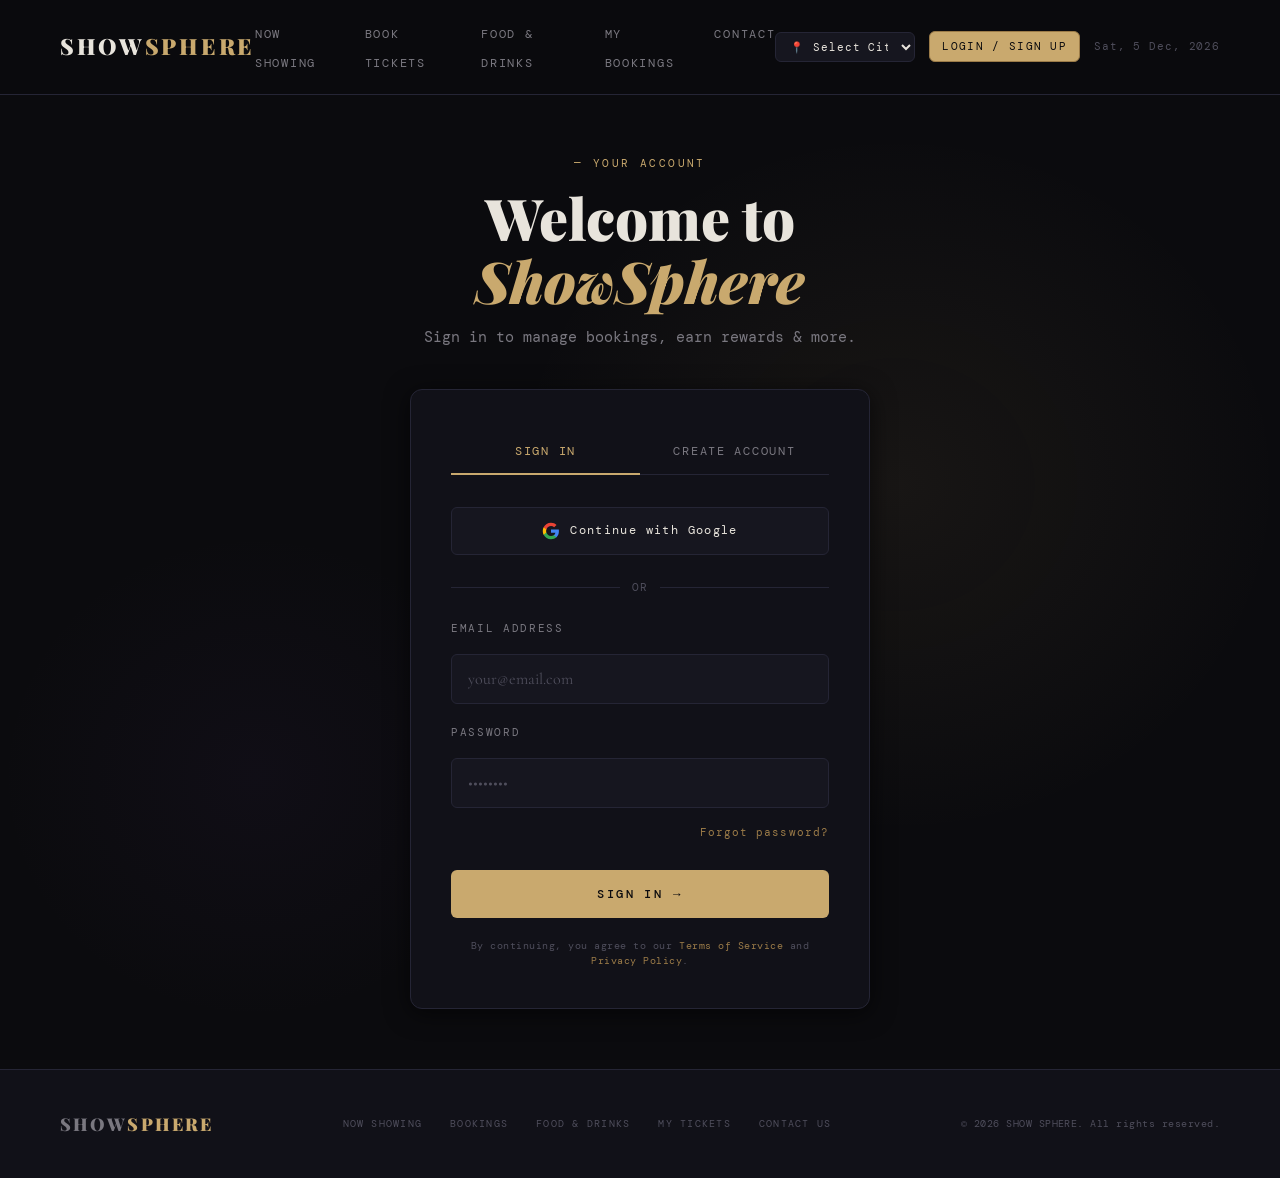
<file: login.html>
<!DOCTYPE html>
<html lang="en">

<head>
  <meta charset="UTF-8">
  <meta name="viewport" content="width=device-width, initial-scale=1.0">
  <title>SHOW SPHERE — Login / Sign Up</title>
  <link rel="stylesheet" href="style.css">
  <link rel="preconnect" href="https://fonts.googleapis.com">
  <link
    href="https://fonts.googleapis.com/css2?family=Playfair+Display:ital,wght@0,400;0,700;0,900;1,400&family=DM+Mono:wght@300;400;500&family=Cormorant+Garamond:ital,wght@0,300;0,600;1,300&display=swap"
    rel="stylesheet">
  <style>
    /* ── LOGIN PAGE STYLES ─────────────────────────────────── */
    .auth-page {
      min-height: 100vh;
      display: flex;
      flex-direction: column;
    }

    .auth-main {
      flex: 1;
      display: flex;
      align-items: center;
      justify-content: center;
      padding: 60px 20px;
      position: relative;
    }

    .auth-main::before {
      content: '';
      position: absolute;
      inset: 0;
      background:
        radial-gradient(ellipse 50% 60% at 70% 40%, rgba(201,169,110,0.07) 0%, transparent 60%),
        radial-gradient(ellipse 40% 50% at 20% 70%, rgba(100,60,150,0.06) 0%, transparent 50%);
      pointer-events: none;
    }

    .auth-container {
      width: 100%;
      max-width: 460px;
      position: relative;
      z-index: 1;
    }

    .auth-header {
      text-align: center;
      margin-bottom: 40px;
    }

    .auth-header .section-tag {
      display: block;
      margin-bottom: 14px;
    }

    .auth-header h1 {
      font-family: var(--font-display);
      font-size: clamp(2.4rem, 5vw, 3.6rem);
      font-weight: 900;
      line-height: 1.1;
      color: var(--text);
    }

    .auth-header h1 em {
      color: var(--gold);
      font-style: italic;
    }

    .auth-header p {
      margin-top: 12px;
      font-size: 0.95rem;
      color: var(--text-dim);
      font-family: var(--font-mono);
    }

    /* Tab switcher */
    .auth-tabs {
      display: flex;
      border-bottom: 1px solid var(--border);
      margin-bottom: 32px;
    }

    .auth-tab {
      flex: 1;
      background: none;
      border: none;
      padding: 14px;
      font-family: var(--font-mono);
      font-size: 0.72rem;
      letter-spacing: 0.15em;
      text-transform: uppercase;
      color: var(--text-dim);
      cursor: pointer;
      border-bottom: 2px solid transparent;
      margin-bottom: -1px;
      transition: color 0.2s, border-color 0.2s;
    }

    .auth-tab.active {
      color: var(--gold);
      border-bottom-color: var(--gold);
    }

    /* Forms */
    .auth-form {
      display: none;
    }

    .auth-form.active {
      display: block;
    }

    .auth-form .form-field {
      margin-bottom: 20px;
    }

    .auth-form label {
      display: block;
      font-family: var(--font-mono);
      font-size: 0.7rem;
      letter-spacing: 0.15em;
      text-transform: uppercase;
      color: var(--text-dim);
      margin-bottom: 8px;
    }

    .auth-form input[type="text"],
    .auth-form input[type="email"],
    .auth-form input[type="password"],
    .auth-form input[type="tel"] {
      width: 100%;
      background: var(--surface2);
      border: 1px solid var(--border);
      color: var(--text);
      padding: 14px 16px;
      font-family: var(--font-body);
      font-size: 1rem;
      border-radius: var(--radius);
      outline: none;
      transition: border-color 0.2s, box-shadow 0.2s;
    }

    .auth-form input:focus {
      border-color: var(--gold-dim);
      box-shadow: 0 0 0 3px var(--gold-glow);
    }

    .auth-form input::placeholder {
      color: var(--text-sub);
    }

    .form-row-2 {
      display: grid;
      grid-template-columns: 1fr 1fr;
      gap: 16px;
    }

    .auth-divider {
      display: flex;
      align-items: center;
      gap: 12px;
      margin: 24px 0;
      color: var(--text-sub);
      font-family: var(--font-mono);
      font-size: 0.68rem;
      letter-spacing: 0.1em;
    }

    .auth-divider::before,
    .auth-divider::after {
      content: '';
      flex: 1;
      height: 1px;
      background: var(--border);
    }

    .btn-auth-submit {
      width: 100%;
      padding: 16px;
      background: var(--gold);
      color: #0b0b0e;
      border: none;
      font-family: var(--font-mono);
      font-size: 0.78rem;
      letter-spacing: 0.2em;
      text-transform: uppercase;
      font-weight: 500;
      cursor: pointer;
      border-radius: var(--radius);
      transition: background 0.2s, transform 0.15s;
      margin-top: 8px;
    }

    .btn-auth-submit:hover {
      background: #d4b57a;
      transform: translateY(-1px);
    }

    .btn-auth-submit:active {
      transform: translateY(0);
    }

    .btn-google {
      width: 100%;
      padding: 14px;
      background: var(--surface2);
      color: var(--text);
      border: 1px solid var(--border);
      font-family: var(--font-mono);
      font-size: 0.72rem;
      letter-spacing: 0.12em;
      cursor: pointer;
      border-radius: var(--radius);
      display: flex;
      align-items: center;
      justify-content: center;
      gap: 10px;
      transition: border-color 0.2s, background 0.2s;
    }

    .btn-google:hover {
      background: var(--surface);
      border-color: var(--gold-dim);
    }

    .forgot-link {
      display: block;
      text-align: right;
      font-family: var(--font-mono);
      font-size: 0.68rem;
      letter-spacing: 0.1em;
      color: var(--gold-dim);
      text-decoration: none;
      margin-top: 8px;
      transition: color 0.2s;
    }

    .forgot-link:hover {
      color: var(--gold);
    }

    .auth-card {
      background: var(--surface);
      border: 1px solid var(--border);
      border-radius: var(--radius-lg);
      padding: 40px;
      box-shadow: var(--shadow);
    }

    .terms-note {
      margin-top: 20px;
      text-align: center;
      font-family: var(--font-mono);
      font-size: 0.63rem;
      color: var(--text-sub);
      letter-spacing: 0.05em;
      line-height: 1.5;
    }

    .terms-note a {
      color: var(--gold-dim);
      text-decoration: none;
    }

    .user-status-bar {
      background: rgba(201,169,110,0.1);
      border: 1px solid rgba(201,169,110,0.2);
      border-radius: var(--radius);
      padding: 20px 24px;
      display: flex;
      align-items: center;
      justify-content: space-between;
      margin-bottom: 24px;
    }

    .user-status-bar .user-name {
      font-family: var(--font-display);
      font-size: 1.2rem;
      color: var(--gold);
    }

    .user-status-bar .user-email {
      font-family: var(--font-mono);
      font-size: 0.72rem;
      color: var(--text-dim);
      margin-top: 2px;
    }

    .btn-logout {
      background: none;
      border: 1px solid var(--border);
      color: var(--text-dim);
      padding: 8px 18px;
      font-family: var(--font-mono);
      font-size: 0.68rem;
      letter-spacing: 0.12em;
      text-transform: uppercase;
      cursor: pointer;
      border-radius: var(--radius);
      transition: border-color 0.2s, color 0.2s;
    }

    .btn-logout:hover {
      border-color: var(--red);
      color: var(--red);
    }

    #logged-in-view { display: none; }

    .strength-bar {
      margin-top: 6px;
      height: 3px;
      border-radius: 2px;
      background: var(--border);
      overflow: hidden;
    }

    .strength-fill {
      height: 100%;
      border-radius: 2px;
      width: 0%;
      transition: width 0.3s, background 0.3s;
    }

    .strength-label {
      font-family: var(--font-mono);
      font-size: 0.62rem;
      color: var(--text-sub);
      margin-top: 4px;
    }

    @media (max-width: 600px) {
      .auth-card { padding: 28px 20px; }
      .form-row-2 { grid-template-columns: 1fr; }
    }
  </style>
</head>

<body>

  <!-- NAV -->
  <nav class="navbar">
    <div class="nav-brand">SHOW<span>SPHERE</span></div>
    <ul class="nav-links">
      <li><a href="index.html">Now Showing</a></li>
      <li><a href="booking.html">Book Tickets</a></li>
      <li><a href="food.html">Food &amp; Drinks</a></li>
      <li><a href="confirmation.html">My Bookings</a></li>
      <li><a href="contact.html">Contact</a></li>
    </ul>
    <div class="nav-right-group">
      <div class="location-selector-wrap">
        <select id="city-select" class="city-select-nav" title="Select your city">
          <option value="">📍 Select City</option>
        </select>
      </div>
      <a href="login.html" class="nav-login-btn active" id="nav-login-link">Login / Sign Up</a>
      <span class="nav-user-greeting" id="nav-user-greeting" style="display:none"></span>
      <div class="nav-date" id="nav-date-el"></div>
    </div>
  </nav>

  <main class="auth-main">
    <div class="auth-container">

      <div class="auth-header">
        <span class="section-tag">— YOUR ACCOUNT</span>
        <h1>Welcome to<br><em>ShowSphere</em></h1>
        <p>Sign in to manage bookings, earn rewards &amp; more.</p>
      </div>

      <!-- LOGGED IN STATE -->
      <div id="logged-in-view" class="auth-card">
        <div class="user-status-bar" style="flex-direction:column;align-items:flex-start;gap:12px">
          <div>
            <div class="user-name" id="profile-name"></div>
            <div class="user-email" id="profile-email"></div>
            <div class="user-email" style="margin-top:4px;" id="profile-phone"></div>
          </div>
          <button class="btn-logout" onclick="logoutUser()">Sign Out</button>
        </div>
        <p style="font-family:var(--font-mono);font-size:0.72rem;color:var(--text-dim);margin-bottom:18px;letter-spacing:0.05em;">YOU ARE SIGNED IN. Explore your bookings below.</p>
        <a href="confirmation.html" class="btn-auth-submit" style="display:block;text-align:center;text-decoration:none;padding:16px;">View My Bookings →</a>
      </div>

      <!-- AUTH CARD (Login / Signup tabs) -->
      <div class="auth-card" id="auth-forms-view">
        <div class="auth-tabs">
          <button class="auth-tab active" onclick="switchTab('login')">Sign In</button>
          <button class="auth-tab" onclick="switchTab('signup')">Create Account</button>
        </div>

        <!-- LOGIN FORM -->
        <div class="auth-form active" id="form-login">
          <button class="btn-google" onclick="googleSignIn()">
            <svg width="18" height="18" viewBox="0 0 24 24"><path fill="#4285F4" d="M22.56 12.25c0-.78-.07-1.53-.2-2.25H12v4.26h5.92c-.26 1.37-1.04 2.53-2.21 3.31v2.77h3.57c2.08-1.92 3.28-4.74 3.28-8.09z"/><path fill="#34A853" d="M12 23c2.97 0 5.46-.98 7.28-2.66l-3.57-2.77c-.98.66-2.23 1.06-3.71 1.06-2.86 0-5.29-1.93-6.16-4.53H2.18v2.84C3.99 20.53 7.7 23 12 23z"/><path fill="#FBBC05" d="M5.84 14.09c-.22-.66-.35-1.36-.35-2.09s.13-1.43.35-2.09V7.07H2.18C1.43 8.55 1 10.22 1 12s.43 3.45 1.18 4.93l2.85-2.22.81-.62z"/><path fill="#EA4335" d="M12 5.38c1.62 0 3.06.56 4.21 1.64l3.15-3.15C17.45 2.09 14.97 1 12 1 7.7 1 3.99 3.47 2.18 7.07l3.66 2.84c.87-2.6 3.3-4.53 6.16-4.53z"/></svg>
            Continue with Google
          </button>
          <div class="auth-divider">OR</div>
          <div class="form-field">
            <label for="login-email">Email Address</label>
            <input type="email" id="login-email" placeholder="your@email.com">
          </div>
          <div class="form-field">
            <label for="login-password">Password</label>
            <input type="password" id="login-password" placeholder="••••••••">
            <a href="#" class="forgot-link" onclick="showToast('Password reset link sent!','success');return false;">Forgot password?</a>
          </div>
          <button class="btn-auth-submit" onclick="loginUser()">Sign In →</button>
          <p class="terms-note">By continuing, you agree to our <a href="#">Terms of Service</a> and <a href="#">Privacy Policy</a>.</p>
        </div>

        <!-- SIGNUP FORM -->
        <div class="auth-form" id="form-signup">
          <button class="btn-google" onclick="googleSignIn()">
            <svg width="18" height="18" viewBox="0 0 24 24"><path fill="#4285F4" d="M22.56 12.25c0-.78-.07-1.53-.2-2.25H12v4.26h5.92c-.26 1.37-1.04 2.53-2.21 3.31v2.77h3.57c2.08-1.92 3.28-4.74 3.28-8.09z"/><path fill="#34A853" d="M12 23c2.97 0 5.46-.98 7.28-2.66l-3.57-2.77c-.98.66-2.23 1.06-3.71 1.06-2.86 0-5.29-1.93-6.16-4.53H2.18v2.84C3.99 20.53 7.7 23 12 23z"/><path fill="#FBBC05" d="M5.84 14.09c-.22-.66-.35-1.36-.35-2.09s.13-1.43.35-2.09V7.07H2.18C1.43 8.55 1 10.22 1 12s.43 3.45 1.18 4.93l2.85-2.22.81-.62z"/><path fill="#EA4335" d="M12 5.38c1.62 0 3.06.56 4.21 1.64l3.15-3.15C17.45 2.09 14.97 1 12 1 7.7 1 3.99 3.47 2.18 7.07l3.66 2.84c.87-2.6 3.3-4.53 6.16-4.53z"/></svg>
            Sign up with Google
          </button>
          <div class="auth-divider">OR</div>
          <div class="form-row-2">
            <div class="form-field">
              <label for="signup-fname">First Name</label>
              <input type="text" id="signup-fname" placeholder="Arjun">
            </div>
            <div class="form-field">
              <label for="signup-lname">Last Name</label>
              <input type="text" id="signup-lname" placeholder="Sharma">
            </div>
          </div>
          <div class="form-field">
            <label for="signup-email">Email Address</label>
            <input type="email" id="signup-email" placeholder="your@email.com">
          </div>
          <div class="form-field">
            <label for="signup-phone">Phone Number</label>
            <input type="tel" id="signup-phone" placeholder="+91 00000 00000">
          </div>
          <div class="form-field">
            <label for="signup-password">Password</label>
            <input type="password" id="signup-password" placeholder="Create a strong password" oninput="checkStrength(this.value)">
            <div class="strength-bar"><div class="strength-fill" id="strength-fill"></div></div>
            <div class="strength-label" id="strength-label">Enter a password</div>
          </div>
          <button class="btn-auth-submit" onclick="signupUser()">Create Account →</button>
          <p class="terms-note">By creating an account, you agree to our <a href="#">Terms of Service</a> and <a href="#">Privacy Policy</a>.</p>
        </div>
      </div>

    </div>
  </main>

  <!-- FOOTER -->
  <footer class="footer">
    <div class="footer-brand">SHOW<span>SPHERE</span></div>
    <div class="footer-links">
      <a href="index.html">Now Showing</a>
      <a href="booking.html">Bookings</a>
      <a href="food.html">Food &amp; Drinks</a>
      <a href="confirmation.html">My Tickets</a>
      <a href="contact.html">Contact Us</a>
    </div>
    <div class="footer-copy">© 2026 SHOW SPHERE. All rights reserved.</div>
  </footer>

</body>
<script src="shared.js"></script>
<script src="login.js"></script>
</html>
</file>
<file: style.css>
/* ============================================================
   SHOW SPHERE — Master Stylesheet
   Aesthetic: Dark luxury editorial · Gold accents · Cinematic
   ============================================================ */

/* ── RESET & ROOT ─────────────────────────────────────────── */
*,
*::before,
*::after {
  box-sizing: border-box;
  margin: 0;
  padding: 0;
}

:root {
  --bg: #0b0b0e;
  --surface: #111118;
  --surface2: #16161f;
  --border: #252535;
  --gold: #c9a96e;
  --gold-dim: #9b7b48;
  --gold-glow: rgba(201, 169, 110, 0.15);
  --text: #e8e4dc;
  --text-dim: #7a7880;
  --text-sub: #4f4e5c;
  --accent: #c9a96e;
  --red: #e05c5c;
  --green: #5ccea8;

  --font-display: 'Playfair Display', Georgia, serif;
  --font-mono: 'DM Mono', monospace;
  --font-body: 'Cormorant Garamond', Georgia, serif;

  --radius: 6px;
  --radius-lg: 12px;
  --shadow: 0 4px 24px rgba(0, 0, 0, 0.6);
}

html {
  scroll-behavior: smooth;
}

body {
  background-color: var(--bg);
  color: var(--text);
  font-family: var(--font-body);
  font-size: 18px;
  line-height: 1.6;
  min-height: 100vh;
}

/* ── NAVBAR ────────────────────────────────────────────────── */
.navbar {
  position: sticky;
  top: 0;
  z-index: 100;
  display: flex;
  align-items: center;
  justify-content: space-between;
  padding: 18px 60px;
  background: rgba(11, 11, 14, 0.92);
  backdrop-filter: blur(16px);
  border-bottom: 1px solid var(--border);
}

.nav-brand {
  font-family: var(--font-display);
  font-size: 1.4rem;
  font-weight: 900;
  letter-spacing: 0.12em;
  color: var(--text);
}

.nav-brand span {
  color: var(--gold);
}

.nav-links {
  display: flex;
  list-style: none;
  gap: 36px;
}

.nav-links a {
  font-family: var(--font-mono);
  font-size: 0.72rem;
  letter-spacing: 0.15em;
  text-transform: uppercase;
  text-decoration: none;
  color: var(--text-dim);
  padding-bottom: 2px;
  border-bottom: 1px solid transparent;
  transition: color 0.2s, border-color 0.2s;
}

.nav-links a:hover,
.nav-links a.active {
  color: var(--gold);
  border-bottom-color: var(--gold);
}

.nav-date {
  font-family: var(--font-mono);
  font-size: 0.68rem;
  color: var(--text-sub);
  letter-spacing: 0.08em;
}

/* ── HERO ──────────────────────────────────────────────────── */
.hero {
  position: relative;
  min-height: 78vh;
  display: flex;
  flex-direction: column;
  justify-content: center;
  padding: 100px 60px 80px;
  overflow: hidden;
}

.hero::before {
  content: '';
  position: absolute;
  inset: 0;
  background:
    radial-gradient(ellipse 60% 70% at 80% 40%, rgba(201, 169, 110, 0.06) 0%, transparent 60%),
    radial-gradient(ellipse 40% 50% at 20% 80%, rgba(100, 60, 150, 0.08) 0%, transparent 50%);
  pointer-events: none;
}

.hero-label {
  font-family: var(--font-mono);
  font-size: 0.7rem;
  letter-spacing: 0.25em;
  text-transform: uppercase;
  color: var(--gold);
  margin-bottom: 24px;
  animation: fadeUp 0.8s ease both;
}

.hero-title {
  font-family: var(--font-display);
  font-size: clamp(4rem, 9vw, 9rem);
  font-weight: 900;
  line-height: 1;
  letter-spacing: -0.02em;
  color: var(--text);
  max-width: 700px;
  margin-bottom: 24px;
  animation: fadeUp 0.8s 0.1s ease both;
}

.hero-title em {
  font-style: italic;
  color: var(--gold);
}

.hero-sub {
  font-family: var(--font-body);
  font-size: 1.2rem;
  color: var(--text-dim);
  max-width: 420px;
  margin-bottom: 40px;
  animation: fadeUp 0.8s 0.2s ease both;
  font-weight: 300;
}

/* ── TICKER ────────────────────────────────────────────────── */
.hero-ticker {
  position: absolute;
  bottom: 0;
  left: 0;
  right: 0;
  background: var(--gold);
  padding: 10px 0;
  overflow: hidden;
  white-space: nowrap;
}

.hero-ticker span {
  display: inline-block;
  font-family: var(--font-mono);
  font-size: 0.68rem;
  letter-spacing: 0.18em;
  color: var(--bg);
  font-weight: 500;
  animation: ticker 22s linear infinite;
}

@keyframes ticker {
  from {
    transform: translateX(0);
  }

  to {
    transform: translateX(-50%);
  }
}

/* ── BUTTONS ───────────────────────────────────────────────── */
.btn-primary {
  display: inline-block;
  background: var(--gold);
  color: var(--bg);
  font-family: var(--font-mono);
  font-size: 0.75rem;
  letter-spacing: 0.15em;
  text-transform: uppercase;
  text-decoration: none;
  padding: 14px 36px;
  border: none;
  cursor: pointer;
  transition: background 0.2s, transform 0.15s;
  animation: fadeUp 0.8s 0.3s ease both;
}

.btn-primary:hover {
  background: #e0be85;
  transform: translateY(-2px);
}

.btn-outline {
  display: inline-block;
  background: transparent;
  color: var(--gold);
  font-family: var(--font-mono);
  font-size: 0.75rem;
  letter-spacing: 0.15em;
  text-transform: uppercase;
  text-decoration: none;
  padding: 14px 36px;
  border: 1px solid var(--gold);
  cursor: pointer;
  transition: background 0.2s, transform 0.15s;
}

.btn-outline:hover {
  background: var(--gold-glow);
  transform: translateY(-2px);
}

/* ── MAIN CONTENT ──────────────────────────────────────────── */
.main-content {
  padding: 80px 60px 100px;
}

.section-header {
  margin-bottom: 48px;
}

.section-tag {
  font-family: var(--font-mono);
  font-size: 0.68rem;
  letter-spacing: 0.22em;
  text-transform: uppercase;
  color: var(--gold);
  display: block;
  margin-bottom: 10px;
}

.section-header h2 {
  font-family: var(--font-display);
  font-size: 2.8rem;
  font-weight: 900;
  color: var(--text);
}

/* ── MOVIES GRID ───────────────────────────────────────────── */
.movies-grid {
  display: grid;
  grid-template-columns: repeat(auto-fill, minmax(340px, 1fr));
  gap: 32px;
}

.movie-card {
  background: var(--surface);
  border: 1px solid var(--border);
  border-radius: var(--radius-lg);
  overflow: hidden;
  transition: transform 0.25s, border-color 0.25s, box-shadow 0.25s;
  animation: fadeUp 0.6s ease both;
}

.movie-card:nth-child(2) {
  animation-delay: 0.1s;
}

.movie-card:nth-child(3) {
  animation-delay: 0.15s;
}

.movie-card:nth-child(4) {
  animation-delay: 0.2s;
}

.movie-card:nth-child(5) {
  animation-delay: 0.25s;
}

.movie-card:nth-child(6) {
  animation-delay: 0.3s;
}

.movie-card:hover {
  transform: translateY(-6px);
  border-color: var(--gold-dim);
  box-shadow: 0 16px 48px rgba(0, 0, 0, 0.5), 0 0 0 1px var(--gold-dim);
}

.movie-card.featured {
  border-color: var(--gold-dim);
  box-shadow: 0 0 0 1px var(--gold-dim), 0 8px 40px rgba(201, 169, 110, 0.1);
}

/* Poster */
.movie-poster {
  position: relative;
  height: 220px;
  display: flex;
  align-items: center;
  justify-content: center;
  overflow: hidden;
}

.poster-art {
  font-size: 5rem;
  opacity: 0.25;
  color: #fff;
  user-select: none;
}

.poster-text {
  position: absolute;
  top: 14px;
  left: 14px;
  right: 14px;
  display: flex;
  justify-content: space-between;
}

.poster-year,
.poster-rating {
  font-family: var(--font-mono);
  font-size: 0.65rem;
  letter-spacing: 0.1em;
  color: rgba(255, 255, 255, 0.5);
  background: rgba(0, 0, 0, 0.35);
  padding: 3px 8px;
  border-radius: 3px;
}

.featured-badge {
  position: absolute;
  top: 14px;
  right: 14px;
  background: var(--gold);
  color: var(--bg);
  font-family: var(--font-mono);
  font-size: 0.6rem;
  letter-spacing: 0.15em;
  padding: 4px 10px;
  font-weight: 500;
}

/* Movie info */
.movie-info {
  padding: 24px;
}

.movie-genre {
  font-family: var(--font-mono);
  font-size: 0.62rem;
  letter-spacing: 0.18em;
  text-transform: uppercase;
  color: var(--gold-dim);
  margin-bottom: 8px;
}

.movie-title {
  font-family: var(--font-display);
  font-size: 1.5rem;
  font-weight: 700;
  color: var(--text);
  margin-bottom: 10px;
  line-height: 1.2;
}

.movie-desc {
  font-size: 0.9rem;
  color: var(--text-dim);
  margin-bottom: 16px;
  line-height: 1.55;
  font-weight: 300;
}

.movie-meta {
  display: flex;
  gap: 16px;
  font-family: var(--font-mono);
  font-size: 0.65rem;
  color: var(--text-sub);
  margin-bottom: 18px;
  letter-spacing: 0.05em;
}

/* Showtimes */
.movie-times {
  display: flex;
  flex-wrap: wrap;
  gap: 8px;
  margin-bottom: 20px;
}

.time-tag {
  font-family: var(--font-mono);
  font-size: 0.65rem;
  letter-spacing: 0.1em;
  padding: 5px 12px;
  border: 1px solid var(--border);
  color: var(--text-dim);
  cursor: default;
  transition: border-color 0.15s, color 0.15s;
}

.time-tag:hover:not(.sold-out) {
  border-color: var(--gold-dim);
  color: var(--gold);
}

.time-tag.sold-out {
  opacity: 0.35;
  text-decoration: line-through;
  cursor: not-allowed;
}

.btn-book {
  display: inline-block;
  width: 100%;
  text-align: center;
  background: transparent;
  color: var(--gold);
  font-family: var(--font-mono);
  font-size: 0.7rem;
  letter-spacing: 0.18em;
  text-transform: uppercase;
  text-decoration: none;
  padding: 12px;
  border: 1px solid var(--gold-dim);
  transition: background 0.2s, color 0.2s;
}

.btn-book:hover {
  background: var(--gold);
  color: var(--bg);
}

/* ── PAGE HEADER ───────────────────────────────────────────── */
.page-header {
  padding: 80px 60px 40px;
  border-bottom: 1px solid var(--border);
}

.page-header h1 {
  font-family: var(--font-display);
  font-size: clamp(2.5rem, 5vw, 5rem);
  font-weight: 900;
  line-height: 1.05;
  margin-top: 10px;
}

.page-header h1 em {
  color: var(--gold);
  font-style: italic;
}

/* ── BOOKING MAIN ──────────────────────────────────────────── */
.booking-main {
  padding: 60px;
  display: flex;
  flex-direction: column;
  gap: 60px;
}

.booking-section {
  background: var(--surface);
  border: 1px solid var(--border);
  border-radius: var(--radius-lg);
  padding: 40px;
}

.step-label {
  font-family: var(--font-mono);
  font-size: 0.65rem;
  letter-spacing: 0.25em;
  text-transform: uppercase;
  color: var(--gold);
  margin-bottom: 28px;
  padding-bottom: 16px;
  border-bottom: 1px solid var(--border);
}

/* Select row */
.select-row {
  display: grid;
  grid-template-columns: 1fr 1fr 1fr 1fr;
  gap: 32px;
}

.field-group {
  display: flex;
  flex-direction: column;
  gap: 10px;
}

.field-label {
  font-family: var(--font-mono);
  font-size: 0.65rem;
  letter-spacing: 0.15em;
  text-transform: uppercase;
  color: var(--text-dim);
}

.styled-select {
  background: var(--surface2);
  color: var(--text);
  border: 1px solid var(--border);
  padding: 12px 14px;
  font-family: var(--font-body);
  font-size: 1rem;
  border-radius: var(--radius);
  appearance: none;
  cursor: pointer;
  outline: none;
  transition: border-color 0.2s;
}

.styled-select:focus {
  border-color: var(--gold);
}

/* Time radio group */
.time-radio-group {
  display: flex;
  flex-direction: column;
  gap: 8px;
}

.time-radio {
  display: flex;
  align-items: center;
  gap: 10px;
  cursor: pointer;
}

.time-radio input[type="radio"] {
  accent-color: var(--gold);
}

.time-radio span {
  font-family: var(--font-mono);
  font-size: 0.75rem;
  color: var(--text-dim);
  transition: color 0.15s;
}

.time-radio input:checked+span {
  color: var(--gold);
}

/* ── SEAT MAP ──────────────────────────────────────────────── */
.screen-wrapper {
  text-align: center;
  margin-bottom: 20px;
}

.screen-bar {
  display: inline-block;
  width: 70%;
  padding: 10px;
  background: linear-gradient(180deg, rgba(201, 169, 110, 0.25) 0%, transparent 100%);
  border-top: 3px solid var(--gold);
  font-family: var(--font-mono);
  font-size: 0.62rem;
  letter-spacing: 0.35em;
  color: var(--gold-dim);
  text-align: center;
}

.seat-legend {
  display: flex;
  gap: 24px;
  justify-content: center;
  margin-bottom: 28px;
}

.legend-item {
  display: flex;
  align-items: center;
  gap: 7px;
  font-family: var(--font-mono);
  font-size: 0.62rem;
  color: var(--text-dim);
  letter-spacing: 0.08em;
}

.legend-dot {
  width: 14px;
  height: 14px;
  border-radius: 3px;
}

.legend-dot.available {
  background: var(--surface2);
  border: 1px solid var(--border);
}

.legend-dot.selected {
  background: var(--gold);
}

.legend-dot.taken {
  background: var(--text-sub);
  opacity: 0.5;
}

.legend-dot.premium {
  background: transparent;
  border: 1px solid var(--gold);
}

.seat-map {
  display: flex;
  flex-direction: column;
  align-items: center;
  gap: 10px;
}

.seat-row {
  display: flex;
  align-items: center;
  gap: 7px;
}

.row-label {
  font-family: var(--font-mono);
  font-size: 0.65rem;
  color: var(--text-sub);
  width: 18px;
  text-align: center;
  letter-spacing: 0.05em;
}

.row-label.gold {
  color: var(--gold);
}

.aisle {
  width: 24px;
}

/* Seat styling via checkbox hack */
.seat {
  position: relative;
  cursor: pointer;
}

.seat input[type="checkbox"] {
  position: absolute;
  opacity: 0;
  width: 0;
  height: 0;
}

.seat span {
  display: flex;
  align-items: center;
  justify-content: center;
  width: 38px;
  height: 34px;
  border-radius: 5px 5px 3px 3px;
  background: var(--surface2);
  border: 1px solid var(--border);
  font-family: var(--font-mono);
  font-size: 0.52rem;
  color: var(--text-sub);
  letter-spacing: 0;
  transition: background 0.15s, border-color 0.15s, color 0.15s;
  cursor: pointer;
}

.seat:hover span {
  border-color: var(--gold-dim);
  color: var(--gold);
}

.seat input:checked+span {
  background: var(--gold);
  border-color: var(--gold);
  color: var(--bg);
}

.seat.taken span {
  background: var(--text-sub);
  border-color: transparent;
  opacity: 0.35;
  cursor: not-allowed;
}

.seat.premium span {
  border-color: var(--gold-dim);
  color: var(--gold-dim);
}

.seat.premium:hover span {
  border-color: var(--gold);
  background: var(--gold-glow);
  color: var(--gold);
}

.seat.premium input:checked+span {
  background: var(--gold);
  color: var(--bg);
}

.premium-row {
  margin-top: 8px;
}

.pricing-info {
  display: flex;
  gap: 28px;
  justify-content: center;
  margin-top: 20px;
  font-family: var(--font-mono);
  font-size: 0.72rem;
  color: var(--text-dim);
  letter-spacing: 0.05em;
}

.pricing-info strong {
  color: var(--gold);
}

/* ── BOOKING FORM ──────────────────────────────────────────── */
.booking-form {
  display: flex;
  flex-direction: column;
  gap: 24px;
}

.form-row {
  display: grid;
  grid-template-columns: 1fr 1fr;
  gap: 24px;
}

.form-field {
  display: flex;
  flex-direction: column;
  gap: 8px;
}

.form-field.full {
  grid-column: 1 / -1;
}

.form-field label {
  font-family: var(--font-mono);
  font-size: 0.65rem;
  letter-spacing: 0.15em;
  text-transform: uppercase;
  color: var(--text-dim);
}

.form-field input[type="text"],
.form-field input[type="email"],
.form-field input[type="tel"] {
  background: var(--surface2);
  border: 1px solid var(--border);
  color: var(--text);
  padding: 13px 16px;
  font-family: var(--font-body);
  font-size: 1rem;
  border-radius: var(--radius);
  outline: none;
  transition: border-color 0.2s;
}

.form-field input:focus {
  border-color: var(--gold);
}

.form-field input::placeholder {
  color: var(--text-sub);
}

/* Ticket type radio */
.ticket-type-group {
  display: flex;
  gap: 16px;
}

.ticket-type-radio {
  display: flex;
  align-items: center;
  gap: 9px;
  cursor: pointer;
}

.ticket-type-radio input {
  accent-color: var(--gold);
}

.ticket-type-radio span {
  font-family: var(--font-mono);
  font-size: 0.72rem;
  color: var(--text-dim);
}

.ticket-type-radio input:checked+span {
  color: var(--gold);
}

/* Add-ons */
.addon-group {
  display: grid;
  grid-template-columns: 1fr 1fr;
  gap: 12px;
}

.addon-check {
  display: flex;
  align-items: center;
  gap: 10px;
  cursor: pointer;
  background: var(--surface2);
  border: 1px solid var(--border);
  border-radius: var(--radius);
  padding: 12px 16px;
  transition: border-color 0.15s;
}

.addon-check:hover {
  border-color: var(--gold-dim);
}

.addon-check input[type="checkbox"] {
  accent-color: var(--gold);
}

.addon-check input:checked~span {
  color: var(--gold);
}

.addon-check span {
  font-family: var(--font-mono);
  font-size: 0.7rem;
  color: var(--text-dim);
  letter-spacing: 0.03em;
}

/* Order summary */
.order-summary {
  background: var(--bg);
  border: 1px solid var(--border);
  border-radius: var(--radius);
  padding: 28px;
  margin-top: 8px;
}

.summary-title {
  font-family: var(--font-mono);
  font-size: 0.65rem;
  letter-spacing: 0.2em;
  text-transform: uppercase;
  color: var(--gold);
  margin-bottom: 16px;
}

.summary-row {
  display: flex;
  justify-content: space-between;
  padding: 8px 0;
  border-bottom: 1px solid var(--border);
  font-family: var(--font-mono);
  font-size: 0.75rem;
  color: var(--text-dim);
}

.summary-row:last-child {
  border-bottom: none;
}

.summary-row.total {
  color: var(--text);
  font-weight: 500;
  padding-top: 14px;
}

.summary-row.total span:last-child {
  color: var(--gold);
  font-size: 0.9rem;
}

.btn-confirm {
  width: 100%;
  text-align: center;
  padding: 18px;
  font-size: 0.78rem;
  animation: none;
}

/* ── CONFIRMATION PAGE ─────────────────────────────────────── */
.confirm-hero {
  padding: 80px 60px 60px;
  text-align: center;
  border-bottom: 1px solid var(--border);
}

.confirm-icon {
  width: 64px;
  height: 64px;
  border-radius: 50%;
  background: var(--gold-glow);
  border: 1px solid var(--gold-dim);
  color: var(--gold);
  font-size: 1.8rem;
  display: flex;
  align-items: center;
  justify-content: center;
  margin: 0 auto 20px;
  animation: pop 0.5s cubic-bezier(0.175, 0.885, 0.32, 1.275) both;
}

.confirm-hero h1 {
  font-family: var(--font-display);
  font-size: clamp(2.5rem, 5vw, 4rem);
  font-weight: 900;
  margin: 10px 0 16px;
}

.confirm-hero h1 em {
  color: var(--gold);
  font-style: italic;
}

.confirm-hero p {
  color: var(--text-dim);
  font-size: 1rem;
}

/* ── TICKET CARD ───────────────────────────────────────────── */
.confirm-main {
  padding: 60px;
  display: flex;
  flex-direction: column;
  gap: 48px;
}

.ticket-card {
  display: flex;
  background: var(--surface);
  border: 1px solid var(--gold-dim);
  border-radius: var(--radius-lg);
  overflow: hidden;
  box-shadow: 0 0 60px rgba(201, 169, 110, 0.08), var(--shadow);
  max-width: 900px;
  margin: 0 auto;
  width: 100%;
}

.ticket-left {
  display: flex;
  flex-direction: column;
  width: 220px;
  flex-shrink: 0;
  background: var(--bg);
}

.ticket-movie-art {
  flex: 1;
  display: flex;
  align-items: center;
  justify-content: center;
  min-height: 200px;
}

.ticket-art-symbol {
  font-size: 4rem;
  color: rgba(255, 255, 255, 0.15);
}

.ticket-qr {
  padding: 20px;
  border-top: 1px solid var(--border);
  display: flex;
  flex-direction: column;
  align-items: center;
  gap: 8px;
}

.qr-box {
  background: #fff;
  padding: 8px;
  border-radius: 4px;
}

.qr-inner {
  display: grid;
  grid-template-columns: repeat(7, 12px);
  gap: 2px;
}

.qr-cell {
  width: 12px;
  height: 12px;
  border-radius: 1px;
}

.qr-cell.dark {
  background: #0b0b0e;
}

.qr-cell.light {
  background: #fff;
}

.qr-label {
  font-family: var(--font-mono);
  font-size: 0.55rem;
  letter-spacing: 0.12em;
  color: var(--text-sub);
}

/* Divider */
.ticket-divider {
  width: 1px;
  background: var(--border);
  position: relative;
  display: flex;
  flex-direction: column;
  align-items: center;
  justify-content: space-between;
  padding: 20px 0;
}

.divider-line {
  flex: 1;
  width: 1px;
  background: repeating-linear-gradient(to bottom,
      var(--border) 0,
      var(--border) 6px,
      transparent 6px,
      transparent 12px);
}

.divider-circle {
  width: 20px;
  height: 20px;
  border-radius: 50%;
  background: var(--bg);
  border: 1px solid var(--border);
  position: absolute;
  left: 50%;
  transform: translateX(-50%);
}

.divider-circle.top {
  top: -10px;
}

.divider-circle.bottom {
  bottom: -10px;
}

/* Right side */
.ticket-right {
  flex: 1;
  padding: 36px 40px;
}

.ticket-header {
  display: flex;
  justify-content: space-between;
  align-items: center;
  margin-bottom: 20px;
}

.ticket-cinema {
  font-family: var(--font-display);
  font-size: 0.9rem;
  font-weight: 900;
  letter-spacing: 0.1em;
  color: var(--gold);
}

.ticket-number {
  font-family: var(--font-mono);
  font-size: 0.62rem;
  color: var(--text-sub);
  letter-spacing: 0.08em;
}

.ticket-title {
  font-family: var(--font-display);
  font-size: 2.2rem;
  font-weight: 700;
  color: var(--text);
  margin-bottom: 6px;
  line-height: 1.1;
}

.ticket-genre {
  font-family: var(--font-mono);
  font-size: 0.65rem;
  letter-spacing: 0.15em;
  color: var(--gold-dim);
  text-transform: uppercase;
  margin-bottom: 28px;
}

.ticket-details-grid {
  display: grid;
  grid-template-columns: 1fr 1fr 1fr;
  gap: 20px;
  margin-bottom: 24px;
  padding: 24px;
  background: var(--bg);
  border-radius: var(--radius);
  border: 1px solid var(--border);
}

.ticket-detail {
  display: flex;
  flex-direction: column;
  gap: 4px;
}

.detail-label {
  font-family: var(--font-mono);
  font-size: 0.55rem;
  letter-spacing: 0.2em;
  color: var(--text-sub);
  text-transform: uppercase;
}

.detail-value {
  font-family: var(--font-mono);
  font-size: 0.8rem;
  color: var(--text);
  letter-spacing: 0.04em;
}

.detail-value.gold {
  color: var(--gold);
  font-size: 0.95rem;
}

.ticket-guest,
.ticket-addons {
  font-family: var(--font-mono);
  font-size: 0.7rem;
  color: var(--text-dim);
  display: flex;
  gap: 12px;
  align-items: baseline;
  margin-bottom: 8px;
}

/* ── INSTRUCTIONS ──────────────────────────────────────────── */
.instructions-row {
  display: grid;
  grid-template-columns: repeat(3, 1fr);
  gap: 24px;
  max-width: 900px;
  margin: 0 auto;
  width: 100%;
}

.instruction-card {
  background: var(--surface);
  border: 1px solid var(--border);
  border-radius: var(--radius-lg);
  padding: 28px;
  text-align: center;
}

.instr-icon {
  font-size: 2rem;
  margin-bottom: 12px;
}

.instruction-card h4 {
  font-family: var(--font-display);
  font-size: 1.1rem;
  font-weight: 700;
  color: var(--text);
  margin-bottom: 8px;
}

.instruction-card p {
  font-size: 0.88rem;
  color: var(--text-dim);
  line-height: 1.6;
  font-weight: 300;
}

/* ── PAST BOOKINGS TABLE ───────────────────────────────────── */
.past-bookings {
  background: var(--surface);
  border: 1px solid var(--border);
  border-radius: var(--radius-lg);
  padding: 36px;
}

.bookings-table {
  width: 100%;
  border-collapse: collapse;
  margin-top: 16px;
}

.bookings-table th {
  font-family: var(--font-mono);
  font-size: 0.6rem;
  letter-spacing: 0.2em;
  text-transform: uppercase;
  color: var(--text-sub);
  text-align: left;
  padding: 10px 16px;
  border-bottom: 1px solid var(--border);
}

.bookings-table td {
  font-family: var(--font-mono);
  font-size: 0.72rem;
  color: var(--text-dim);
  padding: 14px 16px;
  border-bottom: 1px solid var(--border);
}

.bookings-table tr:last-child td {
  border-bottom: none;
}

.bookings-table tr:hover td {
  background: rgba(255, 255, 255, 0.02);
}

.bookings-table td.mono {
  color: var(--text-sub);
}

.status {
  display: inline-block;
  font-family: var(--font-mono);
  font-size: 0.58rem;
  letter-spacing: 0.12em;
  text-transform: uppercase;
  padding: 3px 10px;
  border-radius: 100px;
}

.status.confirmed {
  background: rgba(201, 169, 110, 0.12);
  color: var(--gold);
  border: 1px solid var(--gold-dim);
}

.status.attended {
  background: rgba(92, 206, 168, 0.08);
  color: var(--green);
  border: 1px solid rgba(92, 206, 168, 0.3);
}

.status.cancelled {
  background: rgba(224, 92, 92, 0.08);
  color: var(--red);
  border: 1px solid rgba(224, 92, 92, 0.3);
}

/* CTA Row */
.cta-row {
  display: flex;
  gap: 20px;
  justify-content: center;
}

/* ── FOOTER ────────────────────────────────────────────────── */
.footer {
  background: var(--surface);
  border-top: 1px solid var(--border);
  padding: 40px 60px;
  display: flex;
  align-items: center;
  justify-content: space-between;
  margin-top: auto;
}

.footer-brand {
  font-family: var(--font-display);
  font-size: 1.1rem;
  font-weight: 900;
  letter-spacing: 0.12em;
  color: var(--text-dim);
}

.footer-brand span {
  color: var(--gold);
}

.footer-links {
  display: flex;
  gap: 28px;
}

.footer-links a {
  font-family: var(--font-mono);
  font-size: 0.65rem;
  letter-spacing: 0.12em;
  text-transform: uppercase;
  text-decoration: none;
  color: var(--text-sub);
  transition: color 0.2s;
}

.footer-links a:hover {
  color: var(--gold);
}

.footer-copy {
  font-family: var(--font-mono);
  font-size: 0.6rem;
  color: var(--text-sub);
  letter-spacing: 0.05em;
}

/* ── ANIMATIONS ────────────────────────────────────────────── */
@keyframes fadeUp {
  from {
    opacity: 0;
    transform: translateY(20px);
  }

  to {
    opacity: 1;
    transform: translateY(0);
  }
}

@keyframes pop {
  from {
    transform: scale(0.5);
    opacity: 0;
  }

  to {
    transform: scale(1);
    opacity: 1;
  }
}

/* ── RESPONSIVE ────────────────────────────────────────────── */
@media (max-width: 1024px) {

  .navbar,
  .hero,
  .main-content,
  .booking-main,
  .confirm-main,
  .confirm-hero,
  .page-header,
  .footer {
    padding-left: 32px;
    padding-right: 32px;
  }

  .select-row {
    grid-template-columns: 1fr 1fr;
  }

  .ticket-card {
    flex-direction: column;
  }

  .ticket-left {
    width: 100%;
    flex-direction: row;
  }

  .ticket-movie-art {
    min-height: 120px;
  }

  .ticket-divider {
    display: none;
  }
}

@media (max-width: 768px) {
  .navbar {
    padding: 14px 20px;
    flex-wrap: wrap;
    gap: 10px;
  }

  .nav-links {
    gap: 18px;
  }

  .hero {
    padding: 60px 20px 80px;
    min-height: auto;
  }

  .hero-title {
    font-size: 3.5rem;
  }

  .main-content,
  .booking-main,
  .confirm-main {
    padding: 32px 20px;
  }

  .page-header,
  .confirm-hero {
    padding: 50px 20px 30px;
  }

  .movies-grid {
    grid-template-columns: 1fr;
  }

  .select-row {
    grid-template-columns: 1fr;
  }

  .form-row {
    grid-template-columns: 1fr;
  }

  .addon-group {
    grid-template-columns: 1fr;
  }

  .instructions-row {
    grid-template-columns: 1fr;
  }

  .ticket-details-grid {
    grid-template-columns: 1fr 1fr;
  }

  .footer {
    flex-direction: column;
    gap: 16px;
    text-align: center;
  }

  .seat-row {
    gap: 4px;
  }

  .seat span {
    width: 30px;
    height: 28px;
    font-size: 0.45rem;
  }

  .cta-row {
    flex-direction: column;
    align-items: center;
  }
}


/* ============================================================
   FOOD & DRINKS PAGE
   ============================================================ */

/* ── FOOD HERO ─────────────────────────────────────────────── */
.food-hero {
  position: relative;
  padding: 90px 60px 0;
  overflow: hidden;
  min-height: 52vh;
  display: flex;
  flex-direction: column;
  justify-content: flex-end;
}

.food-hero-bg {
  position: absolute;
  inset: 0;
  background:
    radial-gradient(ellipse 55% 80% at 90% 30%, rgba(201, 169, 110, 0.07) 0%, transparent 60%),
    radial-gradient(ellipse 40% 60% at 10% 70%, rgba(180, 60, 60, 0.07) 0%, transparent 55%),
    radial-gradient(ellipse 30% 40% at 50% 10%, rgba(80, 60, 180, 0.05) 0%, transparent 50%);
  pointer-events: none;
}

.food-hero-content {
  position: relative;
  z-index: 1;
  max-width: 680px;
  padding-bottom: 40px;
}

.food-hero-stats {
  position: relative;
  z-index: 1;
  display: flex;
  align-items: center;
  gap: 0;
  background: var(--surface);
  border: 1px solid var(--border);
  border-bottom: none;
  border-radius: var(--radius-lg) var(--radius-lg) 0 0;
  padding: 24px 40px;
  width: fit-content;
  margin-top: 40px;
}

.food-stat {
  display: flex;
  flex-direction: column;
  align-items: center;
  padding: 0 36px;
}

.food-stat:first-child {
  padding-left: 0;
}

.food-stat:last-child {
  padding-right: 0;
}

.stat-num {
  font-family: var(--font-display);
  font-size: 2rem;
  font-weight: 900;
  color: var(--gold);
  line-height: 1;
}

.stat-label {
  font-family: var(--font-mono);
  font-size: 0.6rem;
  letter-spacing: 0.15em;
  text-transform: uppercase;
  color: var(--text-sub);
  margin-top: 4px;
}

.food-stat-div {
  width: 1px;
  height: 36px;
  background: var(--border);
}

/* ── MENU TABS ─────────────────────────────────────────────── */
.menu-tabs-wrapper {
  background: var(--surface);
  border-bottom: 1px solid var(--border);
  position: sticky;
  top: 65px;
  z-index: 80;
}

.menu-tabs {
  display: flex;
  gap: 0;
  padding: 0 60px;
  overflow-x: auto;
  scrollbar-width: none;
}

.menu-tabs::-webkit-scrollbar {
  display: none;
}

.tab-link {
  font-family: var(--font-mono);
  font-size: 0.68rem;
  letter-spacing: 0.18em;
  text-transform: uppercase;
  text-decoration: none;
  color: var(--text-sub);
  padding: 16px 24px;
  border-bottom: 2px solid transparent;
  white-space: nowrap;
  transition: color 0.2s, border-color 0.2s;
}

.tab-link:hover {
  color: var(--text-dim);
  border-bottom-color: var(--border);
}

.tab-link.active-tab,
.tab-link:target {
  color: var(--gold);
  border-bottom-color: var(--gold);
}

/* ── FOOD LAYOUT ───────────────────────────────────────────── */
.food-main {
  padding: 0 60px 80px;
}

.food-layout {
  display: grid;
  grid-template-columns: 1fr 340px;
  gap: 48px;
  align-items: start;
  padding-top: 48px;
}

/* ── MENU PANEL ────────────────────────────────────────────── */
.menu-panel {
  display: flex;
  flex-direction: column;
  gap: 64px;
}

/* ── CATEGORY HEADER ───────────────────────────────────────── */
.menu-category {
  scroll-margin-top: 120px;
}

.category-header {
  display: flex;
  align-items: center;
  gap: 18px;
  margin-bottom: 28px;
  padding-bottom: 18px;
  border-bottom: 1px solid var(--border);
}

.category-icon {
  font-size: 2.2rem;
  line-height: 1;
}

.category-title {
  font-family: var(--font-display);
  font-size: 2rem;
  font-weight: 700;
  color: var(--text);
  line-height: 1.1;
}

.category-sub {
  font-size: 0.88rem;
  color: var(--text-sub);
  font-weight: 300;
  margin-top: 2px;
}

/* ── FOOD GRID ─────────────────────────────────────────────── */
.food-grid {
  display: grid;
  grid-template-columns: repeat(auto-fill, minmax(260px, 1fr));
  gap: 20px;
}

.food-grid--combos {
  grid-template-columns: repeat(auto-fill, minmax(300px, 1fr));
}

/* ── FOOD CARD ─────────────────────────────────────────────── */
.food-card {
  display: flex;
  flex-direction: column;
  background: var(--surface);
  border: 1px solid var(--border);
  border-radius: var(--radius-lg);
  overflow: hidden;
  cursor: pointer;
  transition: transform 0.22s, border-color 0.22s, box-shadow 0.22s;
  position: relative;
  animation: fadeUp 0.55s ease both;
}

.food-card:hover {
  transform: translateY(-5px);
  border-color: var(--gold-dim);
  box-shadow: 0 12px 40px rgba(0, 0, 0, 0.45);
}

/* Checkbox hidden, card reacts to it */
.food-check {
  position: absolute;
  opacity: 0;
  width: 0;
  height: 0;
}

.food-check:checked~.food-card-img::after,
.food-check:checked~.combo-card-inner .food-card-img::after {
  opacity: 1;
}

.food-check:checked+.food-card-img,
.food-check:checked~.food-card-img {
  outline: 2px solid var(--gold);
}

/* When checked, glow the whole card */
.food-card:has(.food-check:checked) {
  border-color: var(--gold);
  box-shadow: 0 0 0 1px var(--gold-dim), 0 8px 40px rgba(201, 169, 110, 0.15);
}

.food-card:has(.food-check:checked) .add-indicator {
  background: var(--gold);
  color: var(--bg);
  border-color: var(--gold);
}

.food-card:has(.food-check:checked) .add-indicator::before {
  content: '✓ Added';
}

.food-card:has(.food-check:checked) .add-indicator {
  font-size: 0;
}

.food-card:has(.food-check:checked) .add-indicator::before {
  font-family: var(--font-mono);
  font-size: 0.65rem;
  letter-spacing: 0.12em;
}

.food-card--wide {
  grid-column: span 2;
  flex-direction: row;
}

.food-card--wide .food-card-img {
  width: 200px;
  flex-shrink: 0;
  border-radius: 0;
  height: auto;
  min-height: 160px;
}

/* ── POSTER ART PER ITEM ───────────────────────────────────── */
.food-card-img {
  position: relative;
  height: 160px;
  display: flex;
  align-items: center;
  justify-content: center;
  overflow: hidden;
}

.food-emoji {
  font-size: 3.5rem;
  filter: drop-shadow(0 4px 12px rgba(0, 0, 0, 0.5));
}

/* Per-item gradients */
.snack-1 {
  background: linear-gradient(135deg, #1a0a00 0%, #5c2e00 60%, #c97b00 100%);
}

.snack-2 {
  background: linear-gradient(135deg, #1a1200 0%, #4a3500 60%, #c9a900 100%);
}

.snack-3 {
  background: linear-gradient(135deg, #0d1a00 0%, #2e4a00 60%, #7ac900 100%);
}

.snack-4 {
  background: linear-gradient(135deg, #1a0000 0%, #4a0000 55%, #c93000 100%);
}

.main-1 {
  background: linear-gradient(135deg, #0d0800 0%, #3a1e00 55%, #b05a00 100%);
}

.main-2 {
  background: linear-gradient(135deg, #0d0000 0%, #3a0000 55%, #c94040 100%);
}

.main-3 {
  background: linear-gradient(135deg, #001a0d 0%, #004a1e 55%, #00c97a 100%);
}

.dessert-1 {
  background: linear-gradient(135deg, #0d0000 0%, #3a0010 55%, #7a0030 100%);
}

.dessert-2 {
  background: linear-gradient(135deg, #001020 0%, #00204a 55%, #0060c9 100%);
}

.dessert-3 {
  background: linear-gradient(135deg, #1a1000 0%, #4a2800 55%, #c97800 100%);
}

.drink-1 {
  background: linear-gradient(135deg, #080800 0%, #1a1a00 55%, #5a4000 100%);
}

.drink-2 {
  background: linear-gradient(135deg, #1a0010 0%, #4a0030 55%, #c90080 100%);
}

.drink-3 {
  background: linear-gradient(135deg, #1a0800 0%, #4a2000 55%, #c97000 100%);
}

.drink-4 {
  background: linear-gradient(135deg, #001010 0%, #003030 55%, #00a0a0 100%);
}

/* ── FOOD BADGES ───────────────────────────────────────────── */
.food-badge {
  position: absolute;
  top: 12px;
  left: 12px;
  font-family: var(--font-mono);
  font-size: 0.56rem;
  letter-spacing: 0.14em;
  text-transform: uppercase;
  padding: 3px 9px;
  border-radius: 2px;
}

.food-badge.popular {
  background: var(--gold);
  color: var(--bg);
}

.food-badge.chef {
  background: rgba(201, 169, 110, 0.15);
  color: var(--gold);
  border: 1px solid var(--gold-dim);
}

/* ── FOOD CARD BODY ────────────────────────────────────────── */
.food-card-body {
  padding: 20px;
  flex: 1;
  display: flex;
  flex-direction: column;
  gap: 8px;
}

.food-top {
  display: flex;
  justify-content: space-between;
  align-items: flex-start;
  gap: 8px;
}

.food-name {
  font-family: var(--font-display);
  font-size: 1.15rem;
  font-weight: 700;
  color: var(--text);
  line-height: 1.2;
}

.food-price {
  font-family: var(--font-mono);
  font-size: 0.88rem;
  color: var(--gold);
  white-space: nowrap;
  font-weight: 500;
}

.old-price {
  font-size: 0.65rem;
  color: var(--text-sub);
  text-decoration: line-through;
  margin-left: 4px;
}

.food-desc {
  font-size: 0.82rem;
  color: var(--text-dim);
  line-height: 1.5;
  font-weight: 300;
  flex: 1;
}

/* ── FOOD TAGS ─────────────────────────────────────────────── */
.food-tags {
  display: flex;
  flex-wrap: wrap;
  gap: 6px;
}

.ftag {
  font-family: var(--font-mono);
  font-size: 0.55rem;
  letter-spacing: 0.08em;
  padding: 3px 8px;
  border-radius: 100px;
  border: 1px solid var(--border);
  color: var(--text-sub);
}

.ftag.veg {
  border-color: rgba(92, 206, 168, 0.35);
  color: var(--green);
  background: rgba(92, 206, 168, 0.06);
}

.ftag.nonveg {
  border-color: rgba(224, 92, 92, 0.35);
  color: var(--red);
  background: rgba(224, 92, 92, 0.06);
}

.ftag.spicy {
  border-color: rgba(224, 140, 60, 0.35);
  color: #e08c3c;
  background: rgba(224, 140, 60, 0.06);
}

/* ── QTY & ADD ROW ─────────────────────────────────────────── */
.food-qty-row {
  display: flex;
  justify-content: space-between;
  align-items: center;
  margin-top: 4px;
  padding-top: 12px;
  border-top: 1px solid var(--border);
}

.qty-selector {
  display: flex;
  gap: 4px;
}

.qty-radio {
  cursor: pointer;
}

.qty-radio input {
  display: none;
}

.qty-radio span {
  display: inline-flex;
  align-items: center;
  justify-content: center;
  width: 30px;
  height: 26px;
  border: 1px solid var(--border);
  border-radius: 4px;
  font-family: var(--font-mono);
  font-size: 0.62rem;
  color: var(--text-sub);
  cursor: pointer;
  transition: background 0.15s, border-color 0.15s, color 0.15s;
}

.qty-radio input:checked+span {
  background: var(--gold-glow);
  border-color: var(--gold-dim);
  color: var(--gold);
}

.add-indicator {
  font-family: var(--font-mono);
  font-size: 0.62rem;
  letter-spacing: 0.12em;
  color: var(--gold);
  border: 1px solid var(--gold-dim);
  padding: 5px 14px;
  border-radius: 4px;
  transition: background 0.15s, color 0.15s;
  min-width: 70px;
  text-align: center;
}

/* ── COMBO CARDS ───────────────────────────────────────────── */
.combo-card .food-card-img {
  display: none;
}

.combo-card-inner {
  display: flex;
  flex-direction: column;
  height: 100%;
}

.combo-badge-wrap {
  padding: 16px 20px 0;
  display: flex;
  justify-content: flex-end;
}

.combo-save {
  font-family: var(--font-mono);
  font-size: 0.6rem;
  letter-spacing: 0.12em;
  text-transform: uppercase;
  padding: 4px 12px;
  border-radius: 2px;
  background: rgba(201, 169, 110, 0.12);
  color: var(--gold);
  border: 1px solid var(--gold-dim);
}

.combo-save.best-value {
  background: var(--gold);
  color: var(--bg);
  border-color: var(--gold);
}

.combo-items-visual {
  display: flex;
  align-items: center;
  justify-content: center;
  gap: 8px;
  font-size: 2.2rem;
  padding: 20px;
  background: linear-gradient(135deg, #0d0d15 0%, #1a1a28 100%);
  border-bottom: 1px solid var(--border);
}

.plus-sign {
  font-family: var(--font-mono);
  font-size: 1rem;
  color: var(--gold-dim);
}

/* ── ORDER SIDEBAR ─────────────────────────────────────────── */
.order-sidebar {
  position: sticky;
  top: 120px;
  align-self: start;
}

.sidebar-sticky {
  background: var(--surface);
  border: 1px solid var(--border);
  border-radius: var(--radius-lg);
  overflow: hidden;
  display: flex;
  flex-direction: column;
  gap: 0;
}

.sidebar-header {
  display: flex;
  justify-content: space-between;
  align-items: center;
  padding: 20px 24px;
  border-bottom: 1px solid var(--border);
  background: var(--bg);
}

.sidebar-seat {
  font-family: var(--font-mono);
  font-size: 0.6rem;
  letter-spacing: 0.12em;
  color: var(--gold-dim);
}

/* Order empty state */
.order-list {
  padding: 20px 24px;
  min-height: 100px;
  border-bottom: 1px solid var(--border);
}

.order-empty {
  display: flex;
  flex-direction: column;
  align-items: center;
  gap: 10px;
  padding: 20px 0;
  text-align: center;
}

.order-empty-icon {
  font-size: 2rem;
  opacity: 0.4;
}

.order-empty p {
  font-family: var(--font-mono);
  font-size: 0.65rem;
  color: var(--text-sub);
  letter-spacing: 0.05em;
  line-height: 1.6;
}

/* Dietary filters */
.diet-filters {
  padding: 20px 24px;
  border-bottom: 1px solid var(--border);
}

.diet-title {
  font-family: var(--font-mono);
  font-size: 0.6rem;
  letter-spacing: 0.2em;
  text-transform: uppercase;
  color: var(--text-sub);
  margin-bottom: 12px;
}

.diet-options {
  display: flex;
  flex-direction: column;
  gap: 8px;
}

.diet-toggle {
  display: flex;
  align-items: center;
  gap: 10px;
  cursor: pointer;
}

.diet-toggle input[type="checkbox"] {
  accent-color: var(--gold);
}

.diet-toggle span {
  font-family: var(--font-mono);
  font-size: 0.68rem;
  color: var(--text-dim);
  letter-spacing: 0.04em;
}

.diet-toggle input:checked+span {
  color: var(--gold);
}

/* Special requests textarea */
.special-req {
  padding: 20px 24px;
  border-bottom: 1px solid var(--border);
  display: flex;
  flex-direction: column;
  gap: 8px;
}

.special-req textarea {
  background: var(--surface2);
  border: 1px solid var(--border);
  color: var(--text);
  padding: 12px 14px;
  font-family: var(--font-body);
  font-size: 0.9rem;
  border-radius: var(--radius);
  resize: none;
  outline: none;
  transition: border-color 0.2s;
  line-height: 1.5;
}

.special-req textarea:focus {
  border-color: var(--gold);
}

.special-req textarea::placeholder {
  color: var(--text-sub);
  font-size: 0.82rem;
}

/* Delivery pref */
.delivery-pref {
  padding: 20px 24px;
  border-bottom: 1px solid var(--border);
}

.deliver-radios {
  display: flex;
  flex-direction: column;
  gap: 8px;
  margin-top: 10px;
}

/* Price breakdown */
.price-breakdown {
  padding: 20px 24px;
  border-bottom: 1px solid var(--border);
  display: flex;
  flex-direction: column;
  gap: 8px;
}

.price-row {
  display: flex;
  justify-content: space-between;
  font-family: var(--font-mono);
  font-size: 0.68rem;
  color: var(--text-dim);
  letter-spacing: 0.04em;
}

.total-row {
  padding-top: 10px;
  border-top: 1px solid var(--border);
  color: var(--text);
  font-size: 0.82rem;
}

.gold-text {
  color: var(--gold);
}

/* Sidebar buttons */
.order-sidebar .btn-primary,
.order-sidebar .btn-outline {
  margin-left: 24px;
  margin-right: 24px;
  animation: none;
}

.order-sidebar .btn-primary {
  margin-top: 20px;
}

.order-sidebar .btn-outline {
  margin-bottom: 24px;
}

/* ── ALLERGEN BAR ───────────────────────────────────────────── */
.allergen-bar {
  background: var(--surface2);
  border-top: 1px solid var(--border);
  padding: 18px 60px;
  display: flex;
  align-items: flex-start;
  gap: 14px;
}

.allergen-icon {
  font-style: normal;
  font-family: var(--font-mono);
  font-size: 0.9rem;
  color: var(--gold-dim);
  flex-shrink: 0;
  margin-top: 2px;
}

.allergen-bar p {
  font-family: var(--font-mono);
  font-size: 0.62rem;
  color: var(--text-sub);
  letter-spacing: 0.04em;
  line-height: 1.7;
}

/* ── FOOD PAGE RESPONSIVE ──────────────────────────────────── */
@media (max-width: 1100px) {
  .food-layout {
    grid-template-columns: 1fr;
  }

  .order-sidebar {
    position: static;
  }

  .sidebar-sticky {
    max-width: 480px;
  }

  .food-hero {
    padding: 70px 32px 0;
  }

  .food-main {
    padding: 0 32px 60px;
  }

  .menu-tabs {
    padding: 0 32px;
  }

  .allergen-bar {
    padding: 16px 32px;
  }
}

@media (max-width: 768px) {
  .food-hero {
    padding: 50px 20px 0;
    min-height: auto;
  }

  .food-hero-stats {
    padding: 16px 20px;
  }

  .food-stat {
    padding: 0 16px;
  }

  .stat-num {
    font-size: 1.5rem;
  }

  .food-main {
    padding: 0 20px 50px;
  }

  .menu-tabs {
    padding: 0 20px;
  }

  .food-grid {
    grid-template-columns: 1fr;
  }

  .food-grid--combos {
    grid-template-columns: 1fr;
  }

  .food-card--wide {
    flex-direction: column;
  }

  .food-card--wide .food-card-img {
    width: 100%;
    height: 140px;
  }

  .allergen-bar {
    padding: 14px 20px;
    flex-direction: column;
    gap: 8px;
  }
}
/* ============================================================
   FOOD BILL SECTION — confirmation page
   ============================================================ */

.food-bill-section {
  max-width: 820px;
  margin: 0 auto 48px;
  padding: 0 20px;
}

.food-bill-card {
  background: var(--surface);
  border: 1px solid var(--border);
  border-radius: var(--radius-lg);
  padding: 32px 36px;
  box-shadow: var(--shadow);
}

.food-bill-header {
  display: flex;
  align-items: center;
  gap: 16px;
  margin-bottom: 24px;
  padding-bottom: 20px;
  border-bottom: 1px solid var(--border);
}

.food-bill-icon {
  font-size: 2rem;
  line-height: 1;
}

.food-bill-title {
  font-family: var(--font-display);
  font-size: 1.3rem;
  font-weight: 700;
  color: var(--text);
  margin: 0 0 4px;
}

.food-bill-sub {
  font-family: var(--font-mono);
  font-size: 0.7rem;
  letter-spacing: 0.08em;
  color: var(--text-dim);
  margin: 0;
}

.food-bill-items {
  margin-bottom: 20px;
}

.food-bill-item {
  display: flex;
  align-items: center;
  gap: 12px;
  padding: 10px 0;
  border-bottom: 1px solid rgba(255,255,255,0.05);
  font-size: 0.9rem;
}

.food-bill-emoji {
  width: 28px;
  text-align: center;
  font-size: 1rem;
  flex-shrink: 0;
}

.food-bill-name {
  flex: 1;
  color: var(--text);
  font-family: var(--font-body);
}

.food-bill-qty {
  font-family: var(--font-mono);
  font-size: 0.75rem;
  color: var(--text-dim);
  letter-spacing: 0.05em;
  min-width: 28px;
  text-align: center;
}

.food-bill-price {
  font-family: var(--font-mono);
  font-size: 0.85rem;
  color: var(--text);
  min-width: 64px;
  text-align: right;
}

.food-bill-totals {
  border-top: 1px solid var(--border);
  padding-top: 16px;
}

.food-bill-row {
  display: flex;
  justify-content: space-between;
  align-items: center;
  padding: 6px 0;
  font-family: var(--font-mono);
  font-size: 0.78rem;
  letter-spacing: 0.06em;
  color: var(--text-dim);
}

.food-bill-total-row {
  border-top: 1px solid var(--border);
  margin-top: 8px;
  padding-top: 12px;
  font-size: 0.88rem;
  color: var(--text);
  font-weight: 600;
}

.food-bill-total-row .gold {
  color: var(--gold);
  font-size: 1rem;
}

/* ============================================================
   NAV RIGHT GROUP — shared across all pages
   ============================================================ */

.nav-right-group {
  display: flex;
  align-items: center;
  gap: 14px;
  flex-shrink: 0;
}

.city-select-nav {
  background: var(--surface2, #1a1a20);
  border: 1px solid var(--border, rgba(255,255,255,0.1));
  color: var(--text, #e8e0d0);
  padding: 6px 10px;
  font-family: var(--font-mono, monospace);
  font-size: 0.68rem;
  letter-spacing: 0.08em;
  border-radius: var(--radius, 2px);
  cursor: pointer;
  outline: none;
  max-width: 140px;
  transition: border-color 0.2s;
}

.city-select-nav:hover,
.city-select-nav:focus {
  border-color: var(--gold-dim, rgba(184,149,63,0.5));
}

.nav-login-btn {
  font-family: var(--font-mono, monospace);
  font-size: 0.68rem;
  letter-spacing: 0.12em;
  text-transform: uppercase;
  color: var(--gold, #b8953f);
  text-decoration: none;
  border: 1px solid var(--gold-dim, rgba(184,149,63,0.4));
  padding: 6px 12px;
  border-radius: var(--radius, 2px);
  transition: background 0.2s, color 0.2s;
  white-space: nowrap;
}

.nav-login-btn:hover {
  background: var(--gold, #b8953f);
  color: #0b0b0e;
}

.nav-login-btn.active {
  background: var(--gold, #b8953f);
  color: #0b0b0e;
}

/* ============================================================
   CONTACT PAGE
   ============================================================ */

.contact-hero {
  text-align: center;
  padding: 80px 20px 48px;
  position: relative;
}

.contact-hero::before {
  content: '';
  position: absolute;
  inset: 0;
  background: radial-gradient(ellipse 60% 70% at 50% 30%, rgba(184,149,63,0.07) 0%, transparent 60%);
  pointer-events: none;
}

.contact-hero h1 {
  font-family: var(--font-display);
  font-size: clamp(2.4rem, 5vw, 4rem);
  font-weight: 900;
  color: var(--text);
  line-height: 1.1;
  position: relative;
}

.contact-hero h1 em {
  color: var(--gold);
  font-style: italic;
}

.contact-hero p {
  font-family: var(--font-mono);
  font-size: 0.88rem;
  color: var(--text-dim);
  margin-top: 14px;
  letter-spacing: 0.04em;
  position: relative;
}

.contact-main {
  max-width: 960px;
  margin: 0 auto;
  padding: 0 24px 80px;
}

.devs-grid {
  display: grid;
  grid-template-columns: repeat(auto-fit, minmax(210px, 1fr));
  gap: 24px;
  margin-top: 40px;
}

.dev-card {
  background: var(--surface);
  border: 1px solid var(--border);
  border-radius: var(--radius-lg);
  padding: 32px 24px;
  text-align: center;
  transition: border-color 0.25s, transform 0.2s;
  position: relative;
  overflow: hidden;
}

.dev-card::before {
  content: '';
  position: absolute;
  top: 0; left: 0; right: 0;
  height: 3px;
  background: linear-gradient(90deg, var(--gold), transparent);
  opacity: 0;
  transition: opacity 0.25s;
}

.dev-card:hover {
  border-color: var(--gold-dim);
  transform: translateY(-4px);
}

.dev-card:hover::before {
  opacity: 1;
}

.dev-avatar {
  width: 64px;
  height: 64px;
  border-radius: 50%;
  background: linear-gradient(135deg, var(--gold-dim), rgba(100,60,150,0.3));
  display: flex;
  align-items: center;
  justify-content: center;
  font-size: 1.6rem;
  margin: 0 auto 16px;
  border: 2px solid var(--border);
}

.dev-name {
  font-family: var(--font-display);
  font-size: 1.15rem;
  font-weight: 700;
  color: var(--text);
  margin-bottom: 6px;
}

.dev-role {
  font-family: var(--font-mono);
  font-size: 0.65rem;
  letter-spacing: 0.12em;
  text-transform: uppercase;
  color: var(--gold-dim);
  margin-bottom: 16px;
}

.dev-email {
  font-family: var(--font-mono);
  font-size: 0.72rem;
  color: var(--text-dim);
  text-decoration: none;
  letter-spacing: 0.02em;
  word-break: break-all;
  transition: color 0.2s;
  display: block;
}

.dev-email:hover {
  color: var(--gold);
}

.contact-info-section {
  margin-top: 60px;
  display: grid;
  grid-template-columns: 1fr 1fr;
  gap: 24px;
}

.contact-info-card {
  background: var(--surface);
  border: 1px solid var(--border);
  border-radius: var(--radius-lg);
  padding: 28px 28px;
}

.contact-info-card h3 {
  font-family: var(--font-display);
  font-size: 1.1rem;
  font-weight: 700;
  color: var(--text);
  margin-bottom: 14px;
}

.contact-info-card p,
.contact-info-card a {
  font-family: var(--font-mono);
  font-size: 0.78rem;
  color: var(--text-dim);
  letter-spacing: 0.04em;
  line-height: 1.8;
  text-decoration: none;
  display: block;
}

.contact-info-card a:hover {
  color: var(--gold);
}

@media (max-width: 640px) {
  .contact-info-section { grid-template-columns: 1fr; }
  .devs-grid { grid-template-columns: 1fr 1fr; }
}

@media (max-width: 420px) {
  .devs-grid { grid-template-columns: 1fr; }
}
</file>
